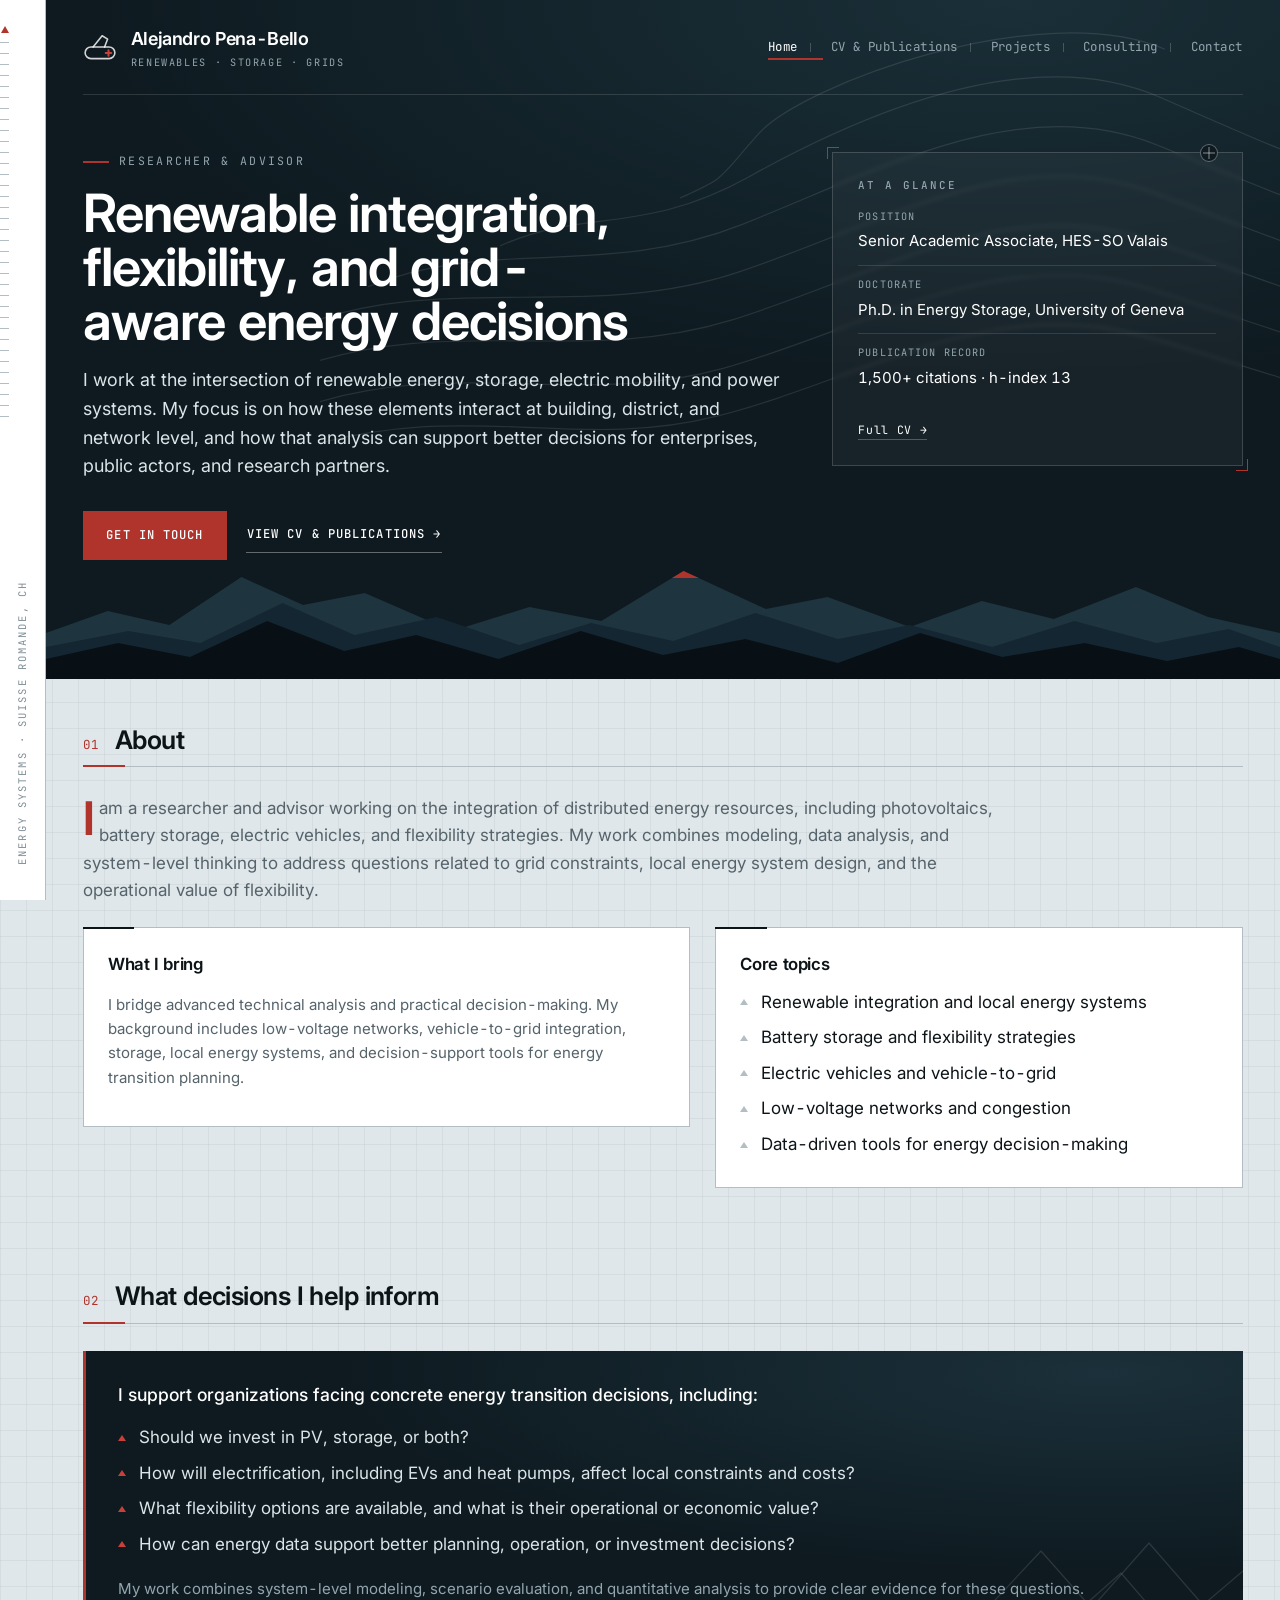
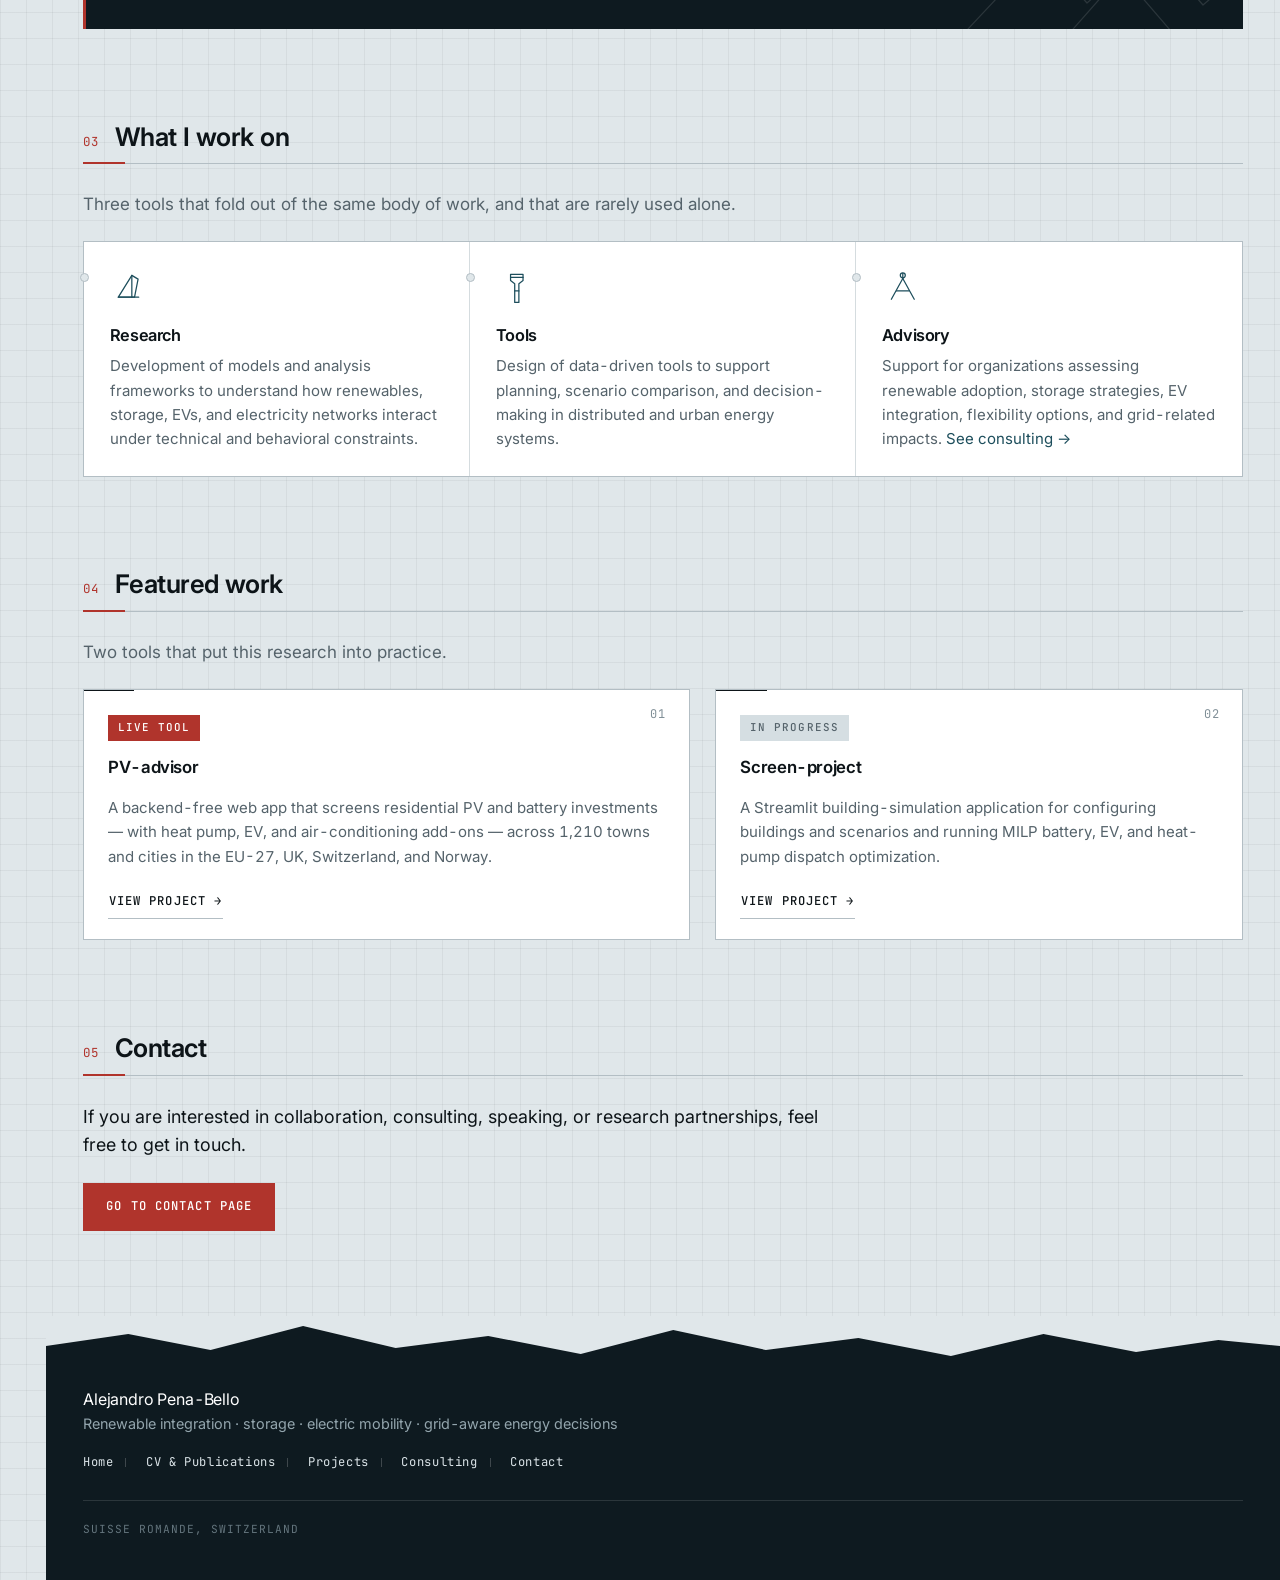
<file: index.html>
<!DOCTYPE html>
<html lang="en">
<head>
  <meta charset="UTF-8" />
  <meta name="viewport" content="width=device-width, initial-scale=1.0" />
  <title>Alejandro Pena-Bello | Renewable Integration, Flexibility, and Grid-Aware Energy Decisions</title>
  <meta
    name="description"
    content="Researcher and advisor working on renewable integration, storage, electric mobility, flexibility, and grid-aware energy decisions."
  />
  <link rel="icon" type="image/svg+xml" href="assets/favicon.svg?v=2" />
  <link rel="apple-touch-icon" href="assets/favicon.svg?v=2" />
  <meta name="theme-color" content="#0e1a20" />
  <link rel="preconnect" href="https://fonts.googleapis.com" />
  <link rel="preconnect" href="https://fonts.gstatic.com" crossorigin />
  <link href="https://fonts.googleapis.com/css2?family=Inter:wght@400;500;600;700&family=JetBrains+Mono:wght@400;500&display=swap" rel="stylesheet" />
  <link rel="stylesheet" href="assets/styles.css?v=3" />
</head>
<body>
  <div class="rail" aria-hidden="true"><span>Energy systems &middot; Suisse romande, CH</span></div>

  <header>
    <div class="wrap">
      <nav>
        <a class="brand" href="index.html">
          <svg class="mark" viewBox="0 0 32 32" aria-hidden="true" focusable="false">
            <rect x="2" y="15" width="28" height="11" rx="5.5" />
            <path d="M9.5 15 18 4.5l5.2 3.1L20.3 15" />
            <path class="mark-cross" d="M24 18.1v5.2M21.4 20.7h5.2" />
          </svg>
          <span class="brand-text">
            <span class="brand-name">Alejandro Pena-Bello</span>
            <span class="brand-tag">Renewables &middot; Storage &middot; Grids</span>
          </span>
        </a>
        <div class="links">
          <a href="index.html" class="active">Home</a>
          <a href="cv.html">CV &amp; Publications</a>
          <a href="projects.html">Projects</a>
          <a href="consulting.html">Consulting</a>
          <a href="contact.html">Contact</a>
        </div>
      </nav>

      <div class="hero">
        <div class="hero-main">
          <p class="eyebrow">Researcher &amp; advisor</p>
          <h1>Renewable integration, flexibility, and grid-aware energy decisions</h1>
          <p class="lede">
            I work at the intersection of renewable energy, storage, electric mobility, and power systems.
            My focus is on how these elements interact at building, district, and network level, and how
            that analysis can support better decisions for enterprises, public actors, and research partners.
          </p>
          <div class="cta">
            <a class="btn primary" href="contact.html">Get in touch</a>
            <a class="btn secondary" href="cv.html">View CV &amp; publications &rarr;</a>
          </div>
        </div>

        <aside class="hero-aside">
          <span class="pin" aria-hidden="true"></span>
          <h2>At a glance</h2>
          <dl>
            <div>
              <dt>Position</dt>
              <dd>Senior Academic Associate, HES-SO Valais</dd>
            </div>
            <div>
              <dt>Doctorate</dt>
              <dd>Ph.D. in Energy Storage, University of Geneva</dd>
            </div>
            <div>
              <dt>Publication record</dt>
              <dd>1,500+ citations &middot; h-index 13 </dd>
            </div>

          </dl>
          <a class="aside-link" href="cv.html">Full CV &rarr;</a>
        </aside>
      </div>
    </div>
  </header>

  <main class="wrap">
    <section id="about">
      <div class="section-head">
        <span class="section-num">01</span>
        <h2>About</h2>
      </div>
      <p class="intro dropcap">
        I am a researcher and advisor working on the integration of distributed energy resources,
        including photovoltaics, battery storage, electric vehicles, and flexibility strategies.
        My work combines modeling, data analysis, and system-level thinking to address questions
        related to grid constraints, local energy system design, and the operational value of flexibility.
      </p>
      <div class="grid grid-2">
        <div class="card">
          <h3>What I bring</h3>
          <p class="small">
            I bridge advanced technical analysis and practical decision-making. My background includes
            low-voltage networks, vehicle-to-grid integration, storage, local energy systems, and
            decision-support tools for energy transition planning.
          </p>
        </div>
        <div class="card">
          <h3>Core topics</h3>
          <ul>
            <li>Renewable integration and local energy systems</li>
            <li>Battery storage and flexibility strategies</li>
            <li>Electric vehicles and vehicle-to-grid</li>
            <li>Low-voltage networks and congestion</li>
            <li>Data-driven tools for energy decision-making</li>
          </ul>
        </div>
      </div>
    </section>

    <section id="decisions">
      <div class="section-head">
        <span class="section-num">02</span>
        <h2>What decisions I help inform</h2>
      </div>
      <div class="highlight-box">
        <p>I support organizations facing concrete energy transition decisions, including:</p>
        <ul>
          <li>Should we invest in PV, storage, or both?</li>
          <li>How will electrification, including EVs and heat pumps, affect local constraints and costs?</li>
          <li>What flexibility options are available, and what is their operational or economic value?</li>
          <li>How can energy data support better planning, operation, or investment decisions?</li>
        </ul>
        <p class="small" style="margin-top: 1.2rem;">
          My work combines system-level modeling, scenario evaluation, and quantitative analysis to
          provide clear evidence for these questions.
        </p>
      </div>
    </section>

    <section id="work">
      <div class="section-head">
        <span class="section-num">03</span>
        <h2>What I work on</h2>
      </div>
      <p class="intro">Three tools that fold out of the same body of work, and that are rarely used alone.</p>
      <div class="toolkit">
        <div class="tool">
          <svg class="tool-icon" viewBox="0 0 40 40" aria-hidden="true" focusable="false">
            <path d="M8 30 21 9l6 3.6-3.4 17.4z" />
            <path d="M8 30h19.6" />
            <path d="M21 9v21" />
          </svg>
          <div>
            <h3>Research</h3>
            <p class="small">
              Development of models and analysis frameworks to understand how renewables, storage,
              EVs, and electricity networks interact under technical and behavioral constraints.
            </p>
          </div>
        </div>
        <div class="tool">
          <svg class="tool-icon" viewBox="0 0 40 40" aria-hidden="true" focusable="false">
            <path d="M14 8h12v6l-4 3v18h-4V17l-4-3z" />
            <path d="M14 11h12" />
            <path d="M18 24h4" />
          </svg>
          <div>
            <h3>Tools</h3>
            <p class="small">
              Design of data-driven tools to support planning, scenario comparison, and decision-making
              in distributed and urban energy systems.
            </p>
          </div>
        </div>
        <div class="tool">
          <svg class="tool-icon" viewBox="0 0 40 40" aria-hidden="true" focusable="false">
            <path d="M20 7v5" />
            <path d="M20 12 9 32" />
            <path d="M20 12l11 20" />
            <path d="M14 24h12" />
            <circle cx="20" cy="9" r="2.4" />
          </svg>
          <div>
            <h3>Advisory</h3>
            <p class="small">
              Support for organizations assessing renewable adoption, storage strategies, EV integration,
              flexibility options, and grid-related impacts.
              <a href="consulting.html">See consulting &rarr;</a>
            </p>
          </div>
        </div>
      </div>
    </section>

    <section id="featured-work" class="featured-work">
      <div class="section-head">
        <span class="section-num">04</span>
        <h2>Featured work</h2>
      </div>
      <p class="intro">Two tools that put this research into practice.</p>
      <div class="grid grid-2">
        <div class="card project-card">
          <span class="badge">Live tool</span>
          <h3>PV-advisor</h3>
          <p class="small">
            A backend-free web app that screens residential PV and battery investments &mdash; with heat
            pump, EV, and air-conditioning add-ons &mdash; across 1,210 towns and cities in the EU-27, UK,
            Switzerland, and Norway.
          </p>
          <div class="cta">
            <a class="btn secondary" href="projects.html">View project &rarr;</a>
          </div>
        </div>
        <div class="card project-card">
          <span class="badge muted">In progress</span>
          <h3>Screen-project</h3>
          <p class="small">
            A Streamlit building-simulation application for configuring buildings and scenarios and
            running MILP battery, EV, and heat-pump dispatch optimization.
          </p>
          <div class="cta">
            <a class="btn secondary" href="projects.html">View project &rarr;</a>
          </div>
        </div>
      </div>
    </section>

    <section id="contact">
      <div class="section-head">
        <span class="section-num">05</span>
        <h2>Contact</h2>
      </div>
      <div class="contact-list">
        <p class="lede">
          If you are interested in collaboration, consulting, speaking, or research partnerships,
          feel free to get in touch.
        </p>
        <div class="cta">
          <a class="btn primary" href="contact.html">Go to contact page</a>
        </div>
      </div>
    </section>
  </main>

  <footer>
    <div class="wrap">
      <div>Alejandro Pena-Bello</div>
      <div>Renewable integration  &middot; storage &middot;  electric mobility &middot; grid-aware energy decisions</div>
      <div class="footer-nav">
        <a href="index.html">Home</a>
        <a href="cv.html">CV &amp; Publications</a>
        <a href="projects.html">Projects</a>
        <a href="consulting.html">Consulting</a>
        <a href="contact.html">Contact</a>
      </div>
      <div class="colophon">Suisse romande, Switzerland</div>
    </div>
  </footer>
</body>
</html>
</file>
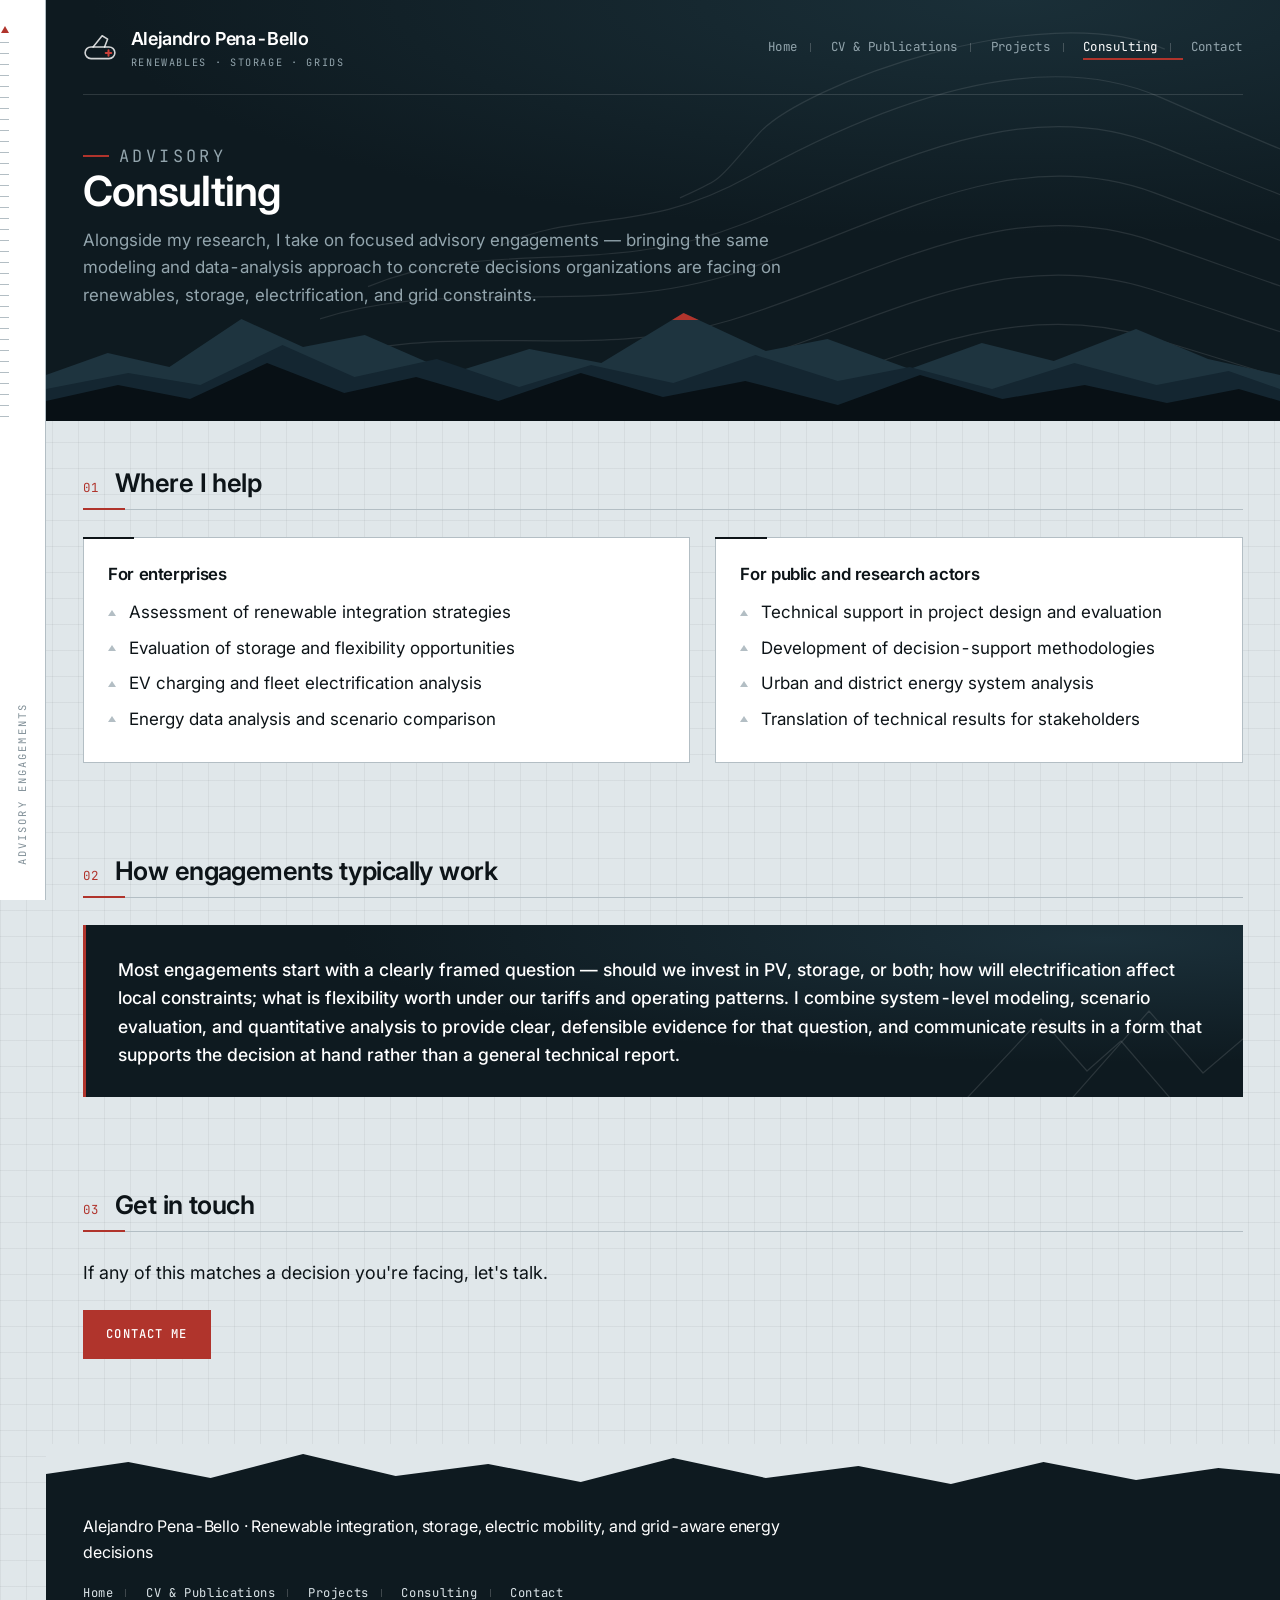
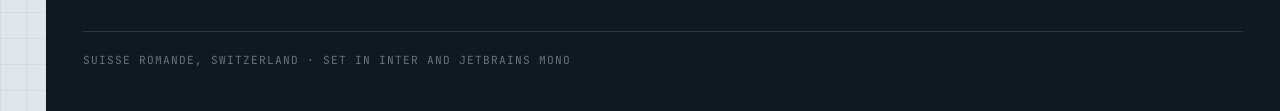
<file: consulting.html>
<!DOCTYPE html>
<html lang="en">
<head>
  <meta charset="UTF-8" />
  <meta name="viewport" content="width=device-width, initial-scale=1.0" />
  <title>Consulting | Alejandro Pena-Bello</title>
  <meta
    name="description"
    content="Advisory support on renewable integration, storage, EV charging, flexibility, and grid-aware energy decisions for enterprises and public actors."
  />
  <link rel="icon" type="image/svg+xml" href="assets/favicon.svg?v=2" />
  <link rel="apple-touch-icon" href="assets/favicon.svg?v=2" />
  <meta name="theme-color" content="#0e1a20" />
  <link rel="preconnect" href="https://fonts.googleapis.com" />
  <link rel="preconnect" href="https://fonts.gstatic.com" crossorigin />
  <link href="https://fonts.googleapis.com/css2?family=Inter:wght@400;500;600;700&family=JetBrains+Mono:wght@400;500&display=swap" rel="stylesheet" />
  <link rel="stylesheet" href="assets/styles.css?v=3" />
</head>
<body>
  <div class="rail" aria-hidden="true"><span>Advisory engagements</span></div>

  <header>
    <div class="wrap">
      <nav>
        <a class="brand" href="index.html">
          <svg class="mark" viewBox="0 0 32 32" aria-hidden="true" focusable="false">
            <rect x="2" y="15" width="28" height="11" rx="5.5" />
            <path d="M9.5 15 18 4.5l5.2 3.1L20.3 15" />
            <path class="mark-cross" d="M24 18.1v5.2M21.4 20.7h5.2" />
          </svg>
          <span class="brand-text">
            <span class="brand-name">Alejandro Pena-Bello</span>
            <span class="brand-tag">Renewables &middot; Storage &middot; Grids</span>
          </span>
        </a>
        <div class="links">
          <a href="index.html">Home</a>
          <a href="cv.html">CV &amp; Publications</a>
          <a href="projects.html">Projects</a>
          <a href="consulting.html" class="active">Consulting</a>
          <a href="contact.html">Contact</a>
        </div>
      </nav>

      <div class="page-header">
        <p class="eyebrow">Advisory</p>
        <h1>Consulting</h1>
        <p>
          Alongside my research, I take on focused advisory engagements &mdash; bringing the same
          modeling and data-analysis approach to concrete decisions organizations are facing on
          renewables, storage, electrification, and grid constraints.
        </p>
      </div>
    </div>
  </header>

  <main class="wrap">
    <section id="services">
      <div class="section-head">
        <span class="section-num">01</span>
        <h2>Where I help</h2>
      </div>
      <div class="grid grid-2">
        <div class="card">
          <h3>For enterprises</h3>
          <ul>
            <li>Assessment of renewable integration strategies</li>
            <li>Evaluation of storage and flexibility opportunities</li>
            <li>EV charging and fleet electrification analysis</li>
            <li>Energy data analysis and scenario comparison</li>
          </ul>
        </div>
        <div class="card">
          <h3>For public and research actors</h3>
          <ul>
            <li>Technical support in project design and evaluation</li>
            <li>Development of decision-support methodologies</li>
            <li>Urban and district energy system analysis</li>
            <li>Translation of technical results for stakeholders</li>
          </ul>
        </div>
      </div>
    </section>

    <section id="approach">
      <div class="section-head">
        <span class="section-num">02</span>
        <h2>How engagements typically work</h2>
      </div>
      <div class="highlight-box">
        <p>
          Most engagements start with a clearly framed question &mdash; should we invest in PV, storage,
          or both; how will electrification affect local constraints; what is flexibility worth under our
          tariffs and operating patterns. I combine system-level modeling, scenario evaluation, and
          quantitative analysis to provide clear, defensible evidence for that question, and communicate
          results in a form that supports the decision at hand rather than a general technical report.
        </p>
      </div>
    </section>

    <section id="cta">
      <div class="section-head">
        <span class="section-num">03</span>
        <h2>Get in touch</h2>
      </div>
      <p class="lede">If any of this matches a decision you're facing, let's talk.</p>
      <div class="cta">
        <a class="btn primary" href="contact.html">Contact me</a>
      </div>
    </section>
  </main>

  <footer>
    <div class="wrap">
      <div>Alejandro Pena-Bello &middot; Renewable integration, storage, electric mobility, and grid-aware energy decisions</div>
      <div class="footer-nav">
        <a href="index.html">Home</a>
        <a href="cv.html">CV &amp; Publications</a>
        <a href="projects.html">Projects</a>
        <a href="consulting.html">Consulting</a>
        <a href="contact.html">Contact</a>
      </div>
      <div class="colophon">Suisse romande, Switzerland &middot; Set in Inter and JetBrains Mono</div>
    </div>
  </footer>
</body>
</html>
</file>
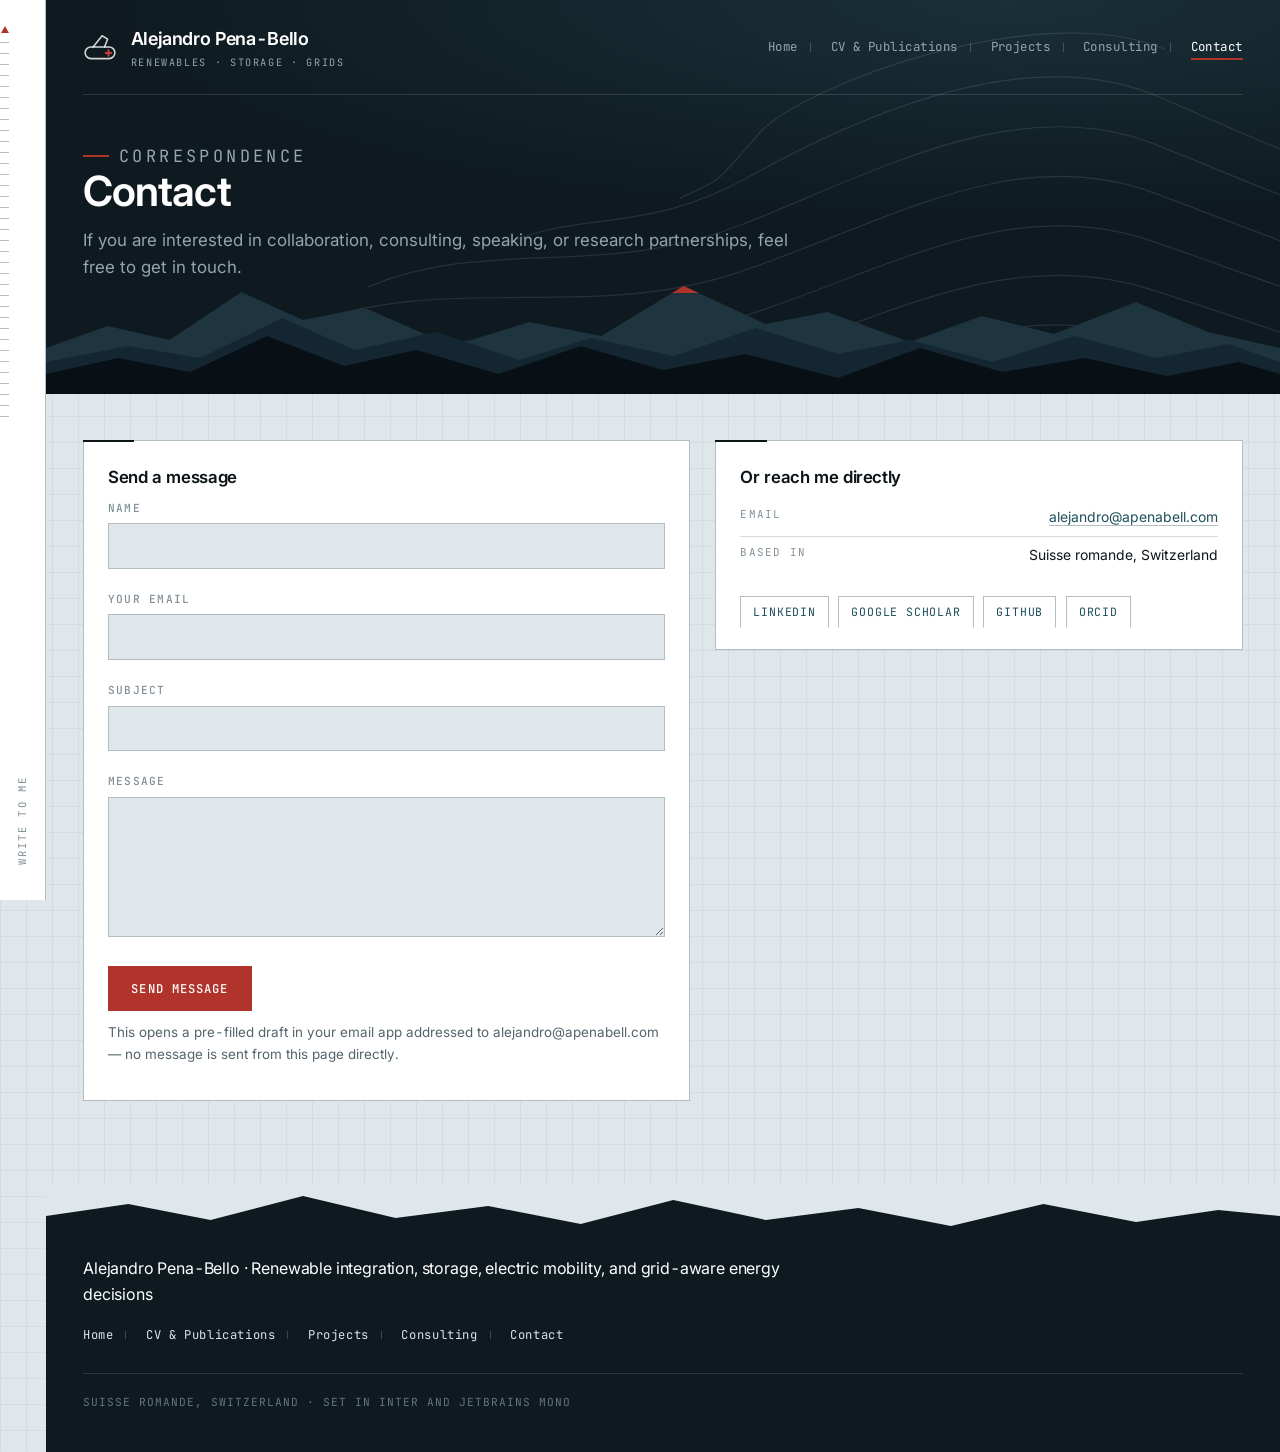
<file: contact.html>
<!DOCTYPE html>
<html lang="en">
<head>
  <meta charset="UTF-8" />
  <meta name="viewport" content="width=device-width, initial-scale=1.0" />
  <title>Contact | Alejandro Pena-Bello</title>
  <meta
    name="description"
    content="Get in touch about collaboration, consulting, speaking, or research partnerships."
  />
  <link rel="icon" type="image/svg+xml" href="assets/favicon.svg?v=2" />
  <link rel="apple-touch-icon" href="assets/favicon.svg?v=2" />
  <meta name="theme-color" content="#0e1a20" />
  <link rel="preconnect" href="https://fonts.googleapis.com" />
  <link rel="preconnect" href="https://fonts.gstatic.com" crossorigin />
  <link href="https://fonts.googleapis.com/css2?family=Inter:wght@400;500;600;700&family=JetBrains+Mono:wght@400;500&display=swap" rel="stylesheet" />
  <link rel="stylesheet" href="assets/styles.css?v=3" />
</head>
<body>
  <div class="rail" aria-hidden="true"><span>Write to me</span></div>

  <header>
    <div class="wrap">
      <nav>
        <a class="brand" href="index.html">
          <svg class="mark" viewBox="0 0 32 32" aria-hidden="true" focusable="false">
            <rect x="2" y="15" width="28" height="11" rx="5.5" />
            <path d="M9.5 15 18 4.5l5.2 3.1L20.3 15" />
            <path class="mark-cross" d="M24 18.1v5.2M21.4 20.7h5.2" />
          </svg>
          <span class="brand-text">
            <span class="brand-name">Alejandro Pena-Bello</span>
            <span class="brand-tag">Renewables &middot; Storage &middot; Grids</span>
          </span>
        </a>
        <div class="links">
          <a href="index.html">Home</a>
          <a href="cv.html">CV &amp; Publications</a>
          <a href="projects.html">Projects</a>
          <a href="consulting.html">Consulting</a>
          <a href="contact.html" class="active">Contact</a>
        </div>
      </nav>

      <div class="page-header">
        <p class="eyebrow">Correspondence</p>
        <h1>Contact</h1>
        <p>If you are interested in collaboration, consulting, speaking, or research partnerships, feel free to get in touch.</p>
      </div>
    </div>
  </header>

  <main class="wrap">
    <section id="contact-form">
      <div class="grid grid-2">
        <div class="card">
          <h3>Send a message</h3>
          <form class="contact-form" id="contactForm">
            <div>
              <label for="name">Name</label>
              <input type="text" id="name" name="name" required />
            </div>
            <div>
              <label for="email">Your email</label>
              <input type="email" id="email" name="email" required />
            </div>
            <div>
              <label for="subject">Subject</label>
              <input type="text" id="subject" name="subject" required />
            </div>
            <div>
              <label for="message">Message</label>
              <textarea id="message" name="message" required></textarea>
            </div>
            <div>
              <button type="submit" class="btn primary">Send message</button>
              <p class="form-note">This opens a pre-filled draft in your email app addressed to alejandro@apenabell.com &mdash; no message is sent from this page directly.</p>
            </div>
          </form>
        </div>

        <div class="card">
          <h3>Or reach me directly</h3>
          <dl class="spec">
            <div><dt>Email</dt><dd><a href="mailto:alejandro@apenabell.com">alejandro@apenabell.com</a></dd></div>
            <div><dt>Based in</dt><dd>Suisse romande, Switzerland</dd></div>
          </dl>
          <div class="links-row">
            <a class="pill" href="https://www.linkedin.com/in/alejandro-pena-bello/" target="_blank" rel="noopener noreferrer">LinkedIn</a>
            <a class="pill" href="https://scholar.google.com/citations?user=14-5Zz8AAAAJ&hl=en&oi=ao" target="_blank" rel="noopener noreferrer">Google Scholar</a>
            <a class="pill" href="https://github.com/alefunxo" target="_blank" rel="noopener noreferrer">GitHub</a>
            <a class="pill" href="https://orcid.org/0000-0001-5518-8467" target="_blank" rel="noopener noreferrer">ORCID</a>
          </div>
        </div>
      </div>
    </section>
  </main>

  <footer>
    <div class="wrap">
      <div>Alejandro Pena-Bello &middot; Renewable integration, storage, electric mobility, and grid-aware energy decisions</div>
      <div class="footer-nav">
        <a href="index.html">Home</a>
        <a href="cv.html">CV &amp; Publications</a>
        <a href="projects.html">Projects</a>
        <a href="consulting.html">Consulting</a>
        <a href="contact.html">Contact</a>
      </div>
      <div class="colophon">Suisse romande, Switzerland &middot; Set in Inter and JetBrains Mono</div>
    </div>
  </footer>

  <script>
    document.getElementById('contactForm').addEventListener('submit', function (e) {
      e.preventDefault();
      var name = document.getElementById('name').value;
      var email = document.getElementById('email').value;
      var subject = document.getElementById('subject').value;
      var message = document.getElementById('message').value;

      var body = 'From: ' + name + ' (' + email + ')\n\n' + message;
      var mailto = 'mailto:alejandro@apenabell.com'
        + '?subject=' + encodeURIComponent(subject)
        + '&body=' + encodeURIComponent(body);

      window.location.href = mailto;
    });
  </script>
</body>
</html>
</file>
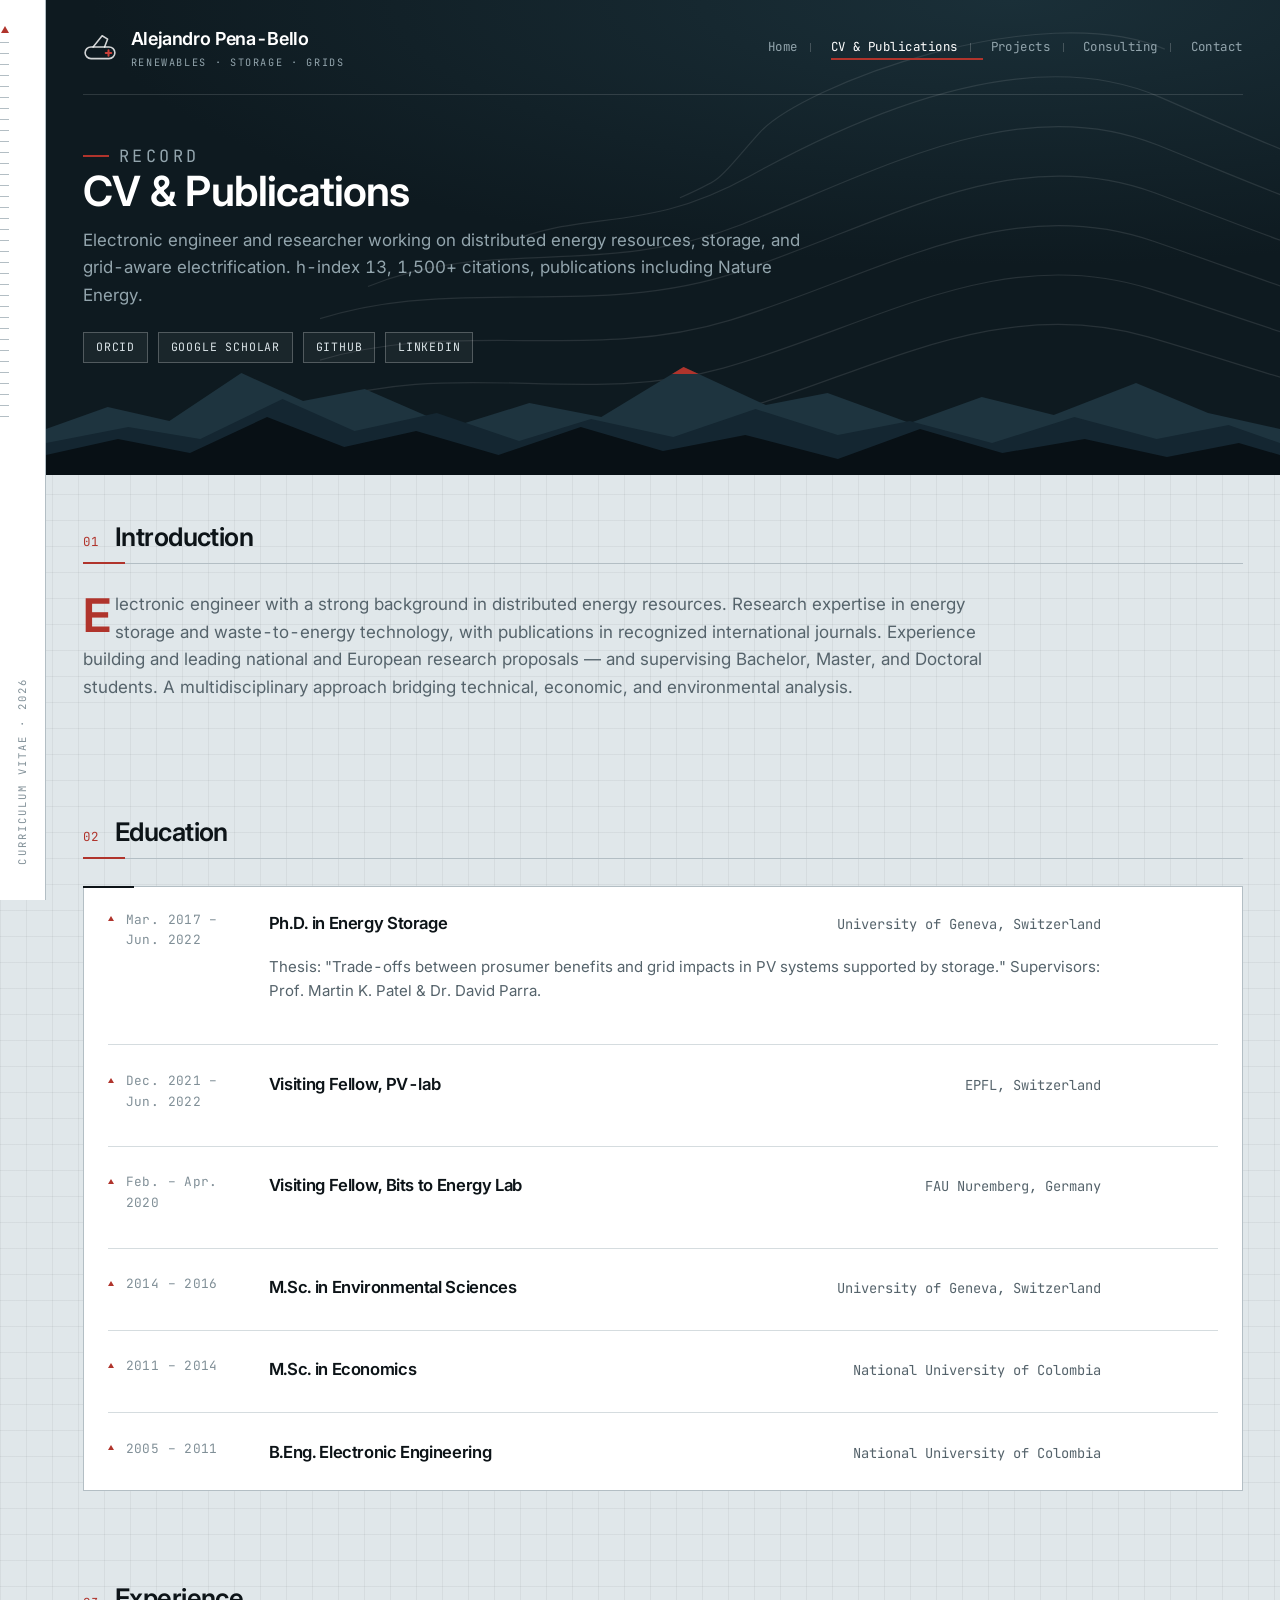
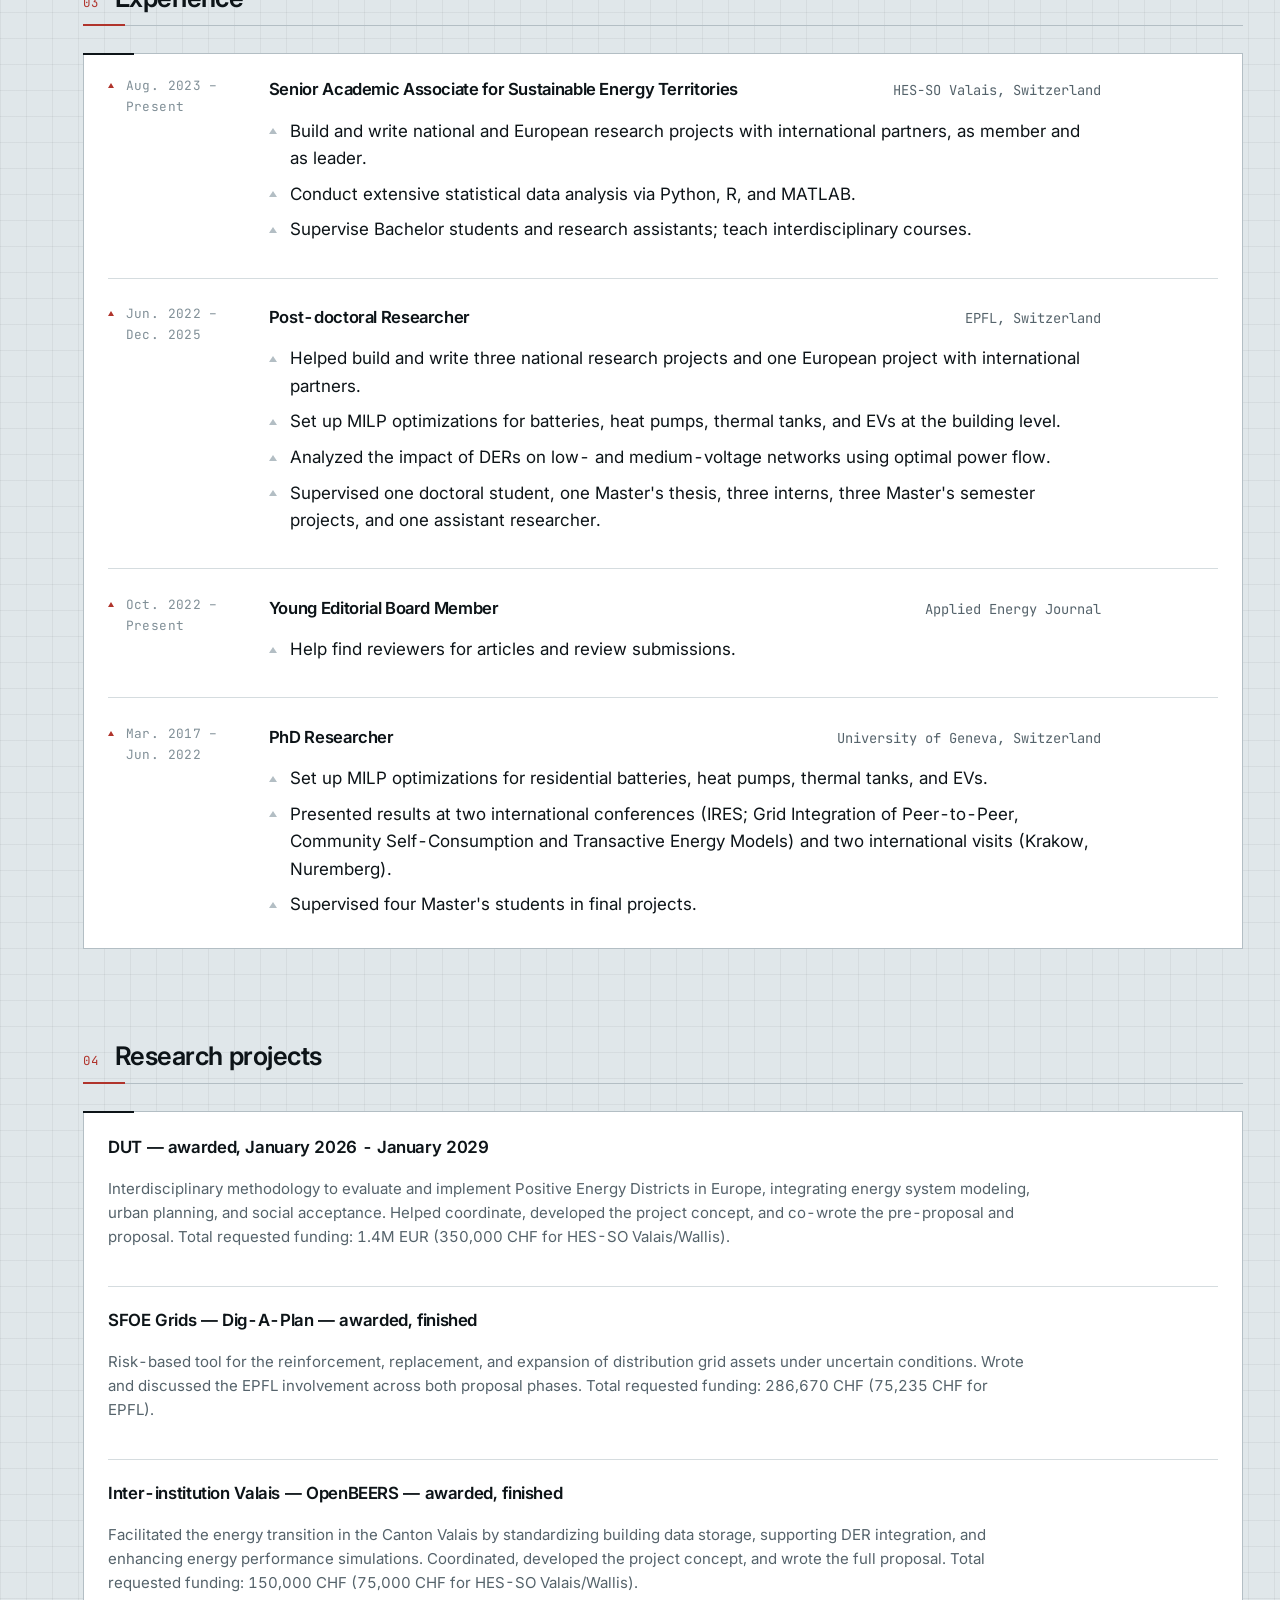
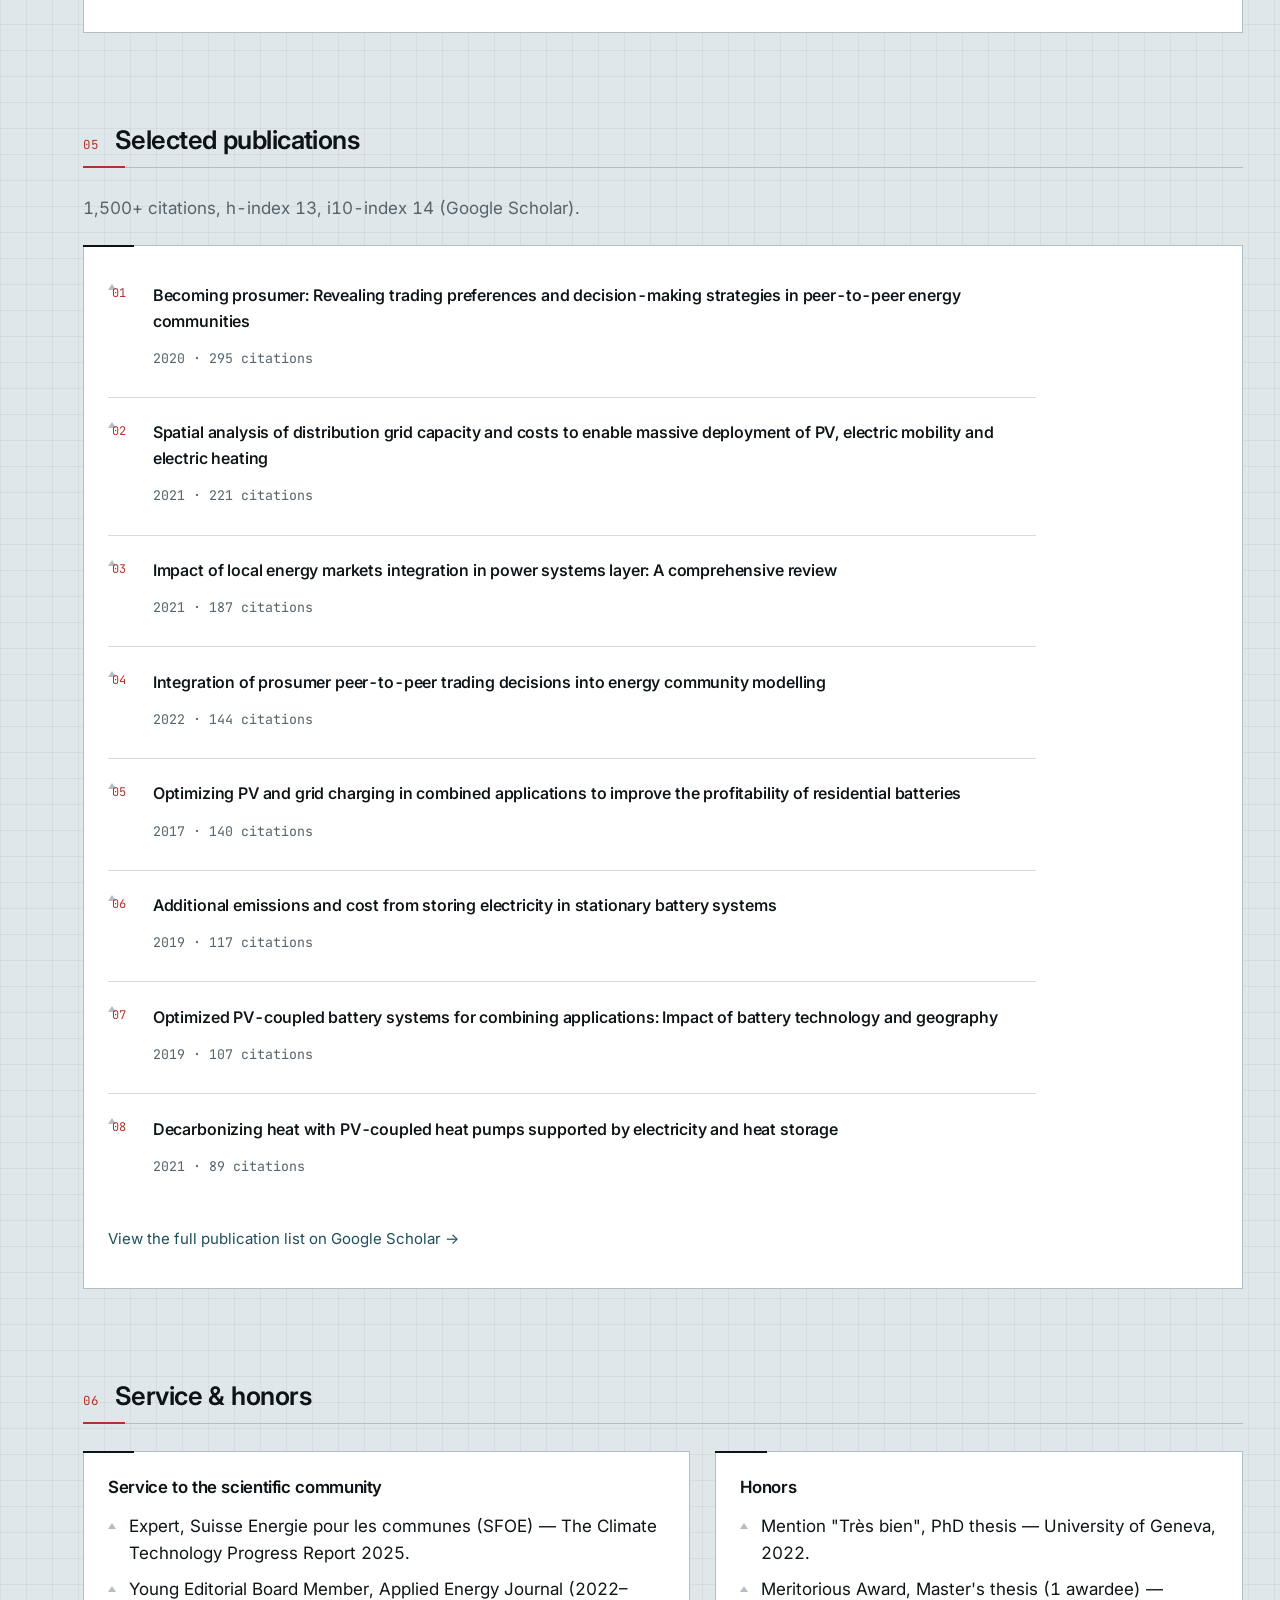
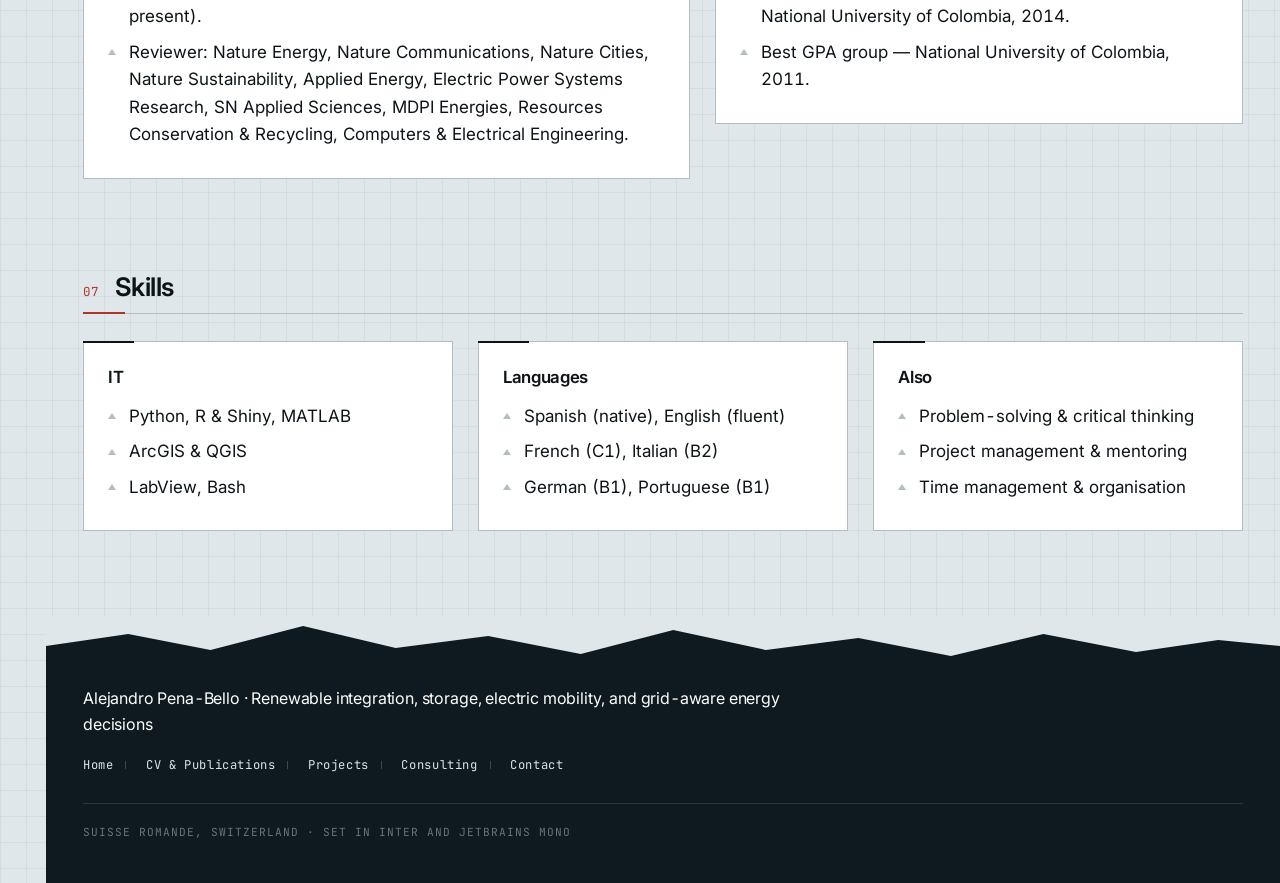
<file: cv.html>
<!DOCTYPE html>
<html lang="en">
<head>
  <meta charset="UTF-8" />
  <meta name="viewport" content="width=device-width, initial-scale=1.0" />
  <title>CV &amp; Publications | Alejandro Pena-Bello</title>
  <meta
    name="description"
    content="CV, research experience, and publications of Alejandro Pena-Bello: renewable integration, energy storage, and grid-aware energy decisions."
  />
  <link rel="icon" type="image/svg+xml" href="assets/favicon.svg?v=2" />
  <link rel="apple-touch-icon" href="assets/favicon.svg?v=2" />
  <meta name="theme-color" content="#0e1a20" />
  <link rel="preconnect" href="https://fonts.googleapis.com" />
  <link rel="preconnect" href="https://fonts.gstatic.com" crossorigin />
  <link href="https://fonts.googleapis.com/css2?family=Inter:wght@400;500;600;700&family=JetBrains+Mono:wght@400;500&display=swap" rel="stylesheet" />
  <link rel="stylesheet" href="assets/styles.css?v=3" />
</head>
<body>
  <div class="rail" aria-hidden="true"><span>Curriculum vitae &middot; 2026</span></div>

  <header>
    <div class="wrap">
      <nav>
        <a class="brand" href="index.html">
          <svg class="mark" viewBox="0 0 32 32" aria-hidden="true" focusable="false">
            <rect x="2" y="15" width="28" height="11" rx="5.5" />
            <path d="M9.5 15 18 4.5l5.2 3.1L20.3 15" />
            <path class="mark-cross" d="M24 18.1v5.2M21.4 20.7h5.2" />
          </svg>
          <span class="brand-text">
            <span class="brand-name">Alejandro Pena-Bello</span>
            <span class="brand-tag">Renewables &middot; Storage &middot; Grids</span>
          </span>
        </a>
        <div class="links">
          <a href="index.html">Home</a>
          <a href="cv.html" class="active">CV &amp; Publications</a>
          <a href="projects.html">Projects</a>
          <a href="consulting.html">Consulting</a>
          <a href="contact.html">Contact</a>
        </div>
      </nav>

      <div class="page-header">
        <p class="eyebrow">Record</p>
        <h1>CV &amp; Publications</h1>
        <p>Electronic engineer and researcher working on distributed energy resources, storage, and grid-aware electrification. h-index 13, 1,500+ citations, publications including Nature Energy.</p>
        <div class="links-row">
          <a class="pill" href="https://orcid.org/0000-0001-5518-8467" target="_blank" rel="noopener noreferrer">ORCID</a>
          <a class="pill" href="https://scholar.google.com/citations?user=14-5Zz8AAAAJ&hl=en&oi=ao" target="_blank" rel="noopener noreferrer">Google Scholar</a>
          <a class="pill" href="https://github.com/alefunxo" target="_blank" rel="noopener noreferrer">GitHub</a>
          <a class="pill" href="https://www.linkedin.com/in/alejandro-pena-bello/" target="_blank" rel="noopener noreferrer">LinkedIn</a>
        </div>
      </div>
    </div>
  </header>

  <main class="wrap">
    <section id="introduction">
      <div class="section-head">
        <span class="section-num">01</span>
        <h2>Introduction</h2>
      </div>
      <p class="intro dropcap">
        Electronic engineer with a strong background in distributed energy resources. Research expertise
        in energy storage and waste-to-energy technology, with publications in recognized international
        journals. Experience building and leading national and European research
        proposals &mdash; and supervising
        Bachelor, Master, and Doctoral students. A multidisciplinary approach bridging technical, economic,
        and environmental analysis.
      </p>
    </section>

    <section id="education">
      <div class="section-head">
        <span class="section-num">02</span>
        <h2>Education</h2>
      </div>
      <div class="card">
        <div class="entry">
          <div class="entry-head">
            <h3>Ph.D. in Energy Storage</h3>
            <span class="entry-org">University of Geneva, Switzerland</span>
          </div>
          <div class="entry-date">Mar. 2017 &ndash; Jun. 2022</div>
          <p class="small">Thesis: "Trade-offs between prosumer benefits and grid impacts in PV systems supported by storage." Supervisors: Prof. Martin K. Patel &amp; Dr. David Parra.</p>
        </div>
        <div class="entry">
          <div class="entry-head">
            <h3>Visiting Fellow, PV-lab</h3>
            <span class="entry-org">EPFL, Switzerland</span>
          </div>
          <div class="entry-date">Dec. 2021 &ndash; Jun. 2022</div>
        </div>
        <div class="entry">
          <div class="entry-head">
            <h3>Visiting Fellow, Bits to Energy Lab</h3>
            <span class="entry-org">FAU Nuremberg, Germany</span>
          </div>
          <div class="entry-date">Feb. &ndash; Apr. 2020</div>
        </div>
        <div class="entry">
          <div class="entry-head">
            <h3>M.Sc. in Environmental Sciences</h3>
            <span class="entry-org">University of Geneva, Switzerland</span>
          </div>
          <div class="entry-date">2014 &ndash; 2016</div>
        </div>
        <div class="entry">
          <div class="entry-head">
            <h3>M.Sc. in Economics</h3>
            <span class="entry-org">National University of Colombia</span>
          </div>
          <div class="entry-date">2011 &ndash; 2014</div>
        </div>
        <div class="entry">
          <div class="entry-head">
            <h3>B.Eng. Electronic Engineering</h3>
            <span class="entry-org">National University of Colombia</span>
          </div>
          <div class="entry-date">2005 &ndash; 2011</div>
        </div>
      </div>
    </section>

    <section id="experience">
      <div class="section-head">
        <span class="section-num">03</span>
        <h2>Experience</h2>
      </div>
      <div class="card">
        <div class="entry">
          <div class="entry-head">
            <h3>Senior Academic Associate for Sustainable Energy Territories</h3>
            <span class="entry-org">HES-SO Valais, Switzerland</span>
          </div>
          <div class="entry-date">Aug. 2023 &ndash; Present</div>
          <ul>
            <li>Build and write national and European research projects with international partners, as member and as leader.</li>
            <li>Conduct extensive statistical data analysis via Python, R, and MATLAB.</li>
            <li>Supervise Bachelor students and research assistants; teach interdisciplinary courses.</li>
          </ul>
        </div>
        <div class="entry">
          <div class="entry-head">
            <h3>Post-doctoral Researcher</h3>
            <span class="entry-org">EPFL, Switzerland</span>
          </div>
          <div class="entry-date">Jun. 2022 &ndash; Dec. 2025</div>
          <ul>
            <li>Helped build and write three national research projects and one European project with international partners.</li>
            <li>Set up MILP optimizations for batteries, heat pumps, thermal tanks, and EVs at the building level.</li>
            <li>Analyzed the impact of DERs on low- and medium-voltage networks using optimal power flow.</li>
            <li>Supervised one doctoral student, one Master's thesis, three interns, three Master's semester projects, and one assistant researcher.</li>
          </ul>
        </div>
        <div class="entry">
          <div class="entry-head">
            <h3>Young Editorial Board Member</h3>
            <span class="entry-org">Applied Energy Journal</span>
          </div>
          <div class="entry-date">Oct. 2022 &ndash; Present</div>
          <ul>
            <li>Help find reviewers for articles and review submissions.</li>
          </ul>
        </div>
        <div class="entry">
          <div class="entry-head">
            <h3>PhD Researcher</h3>
            <span class="entry-org">University of Geneva, Switzerland</span>
          </div>
          <div class="entry-date">Mar. 2017 &ndash; Jun. 2022</div>
          <ul>
            <li>Set up MILP optimizations for residential batteries, heat pumps, thermal tanks, and EVs.</li>
            <li>Presented results at two international conferences (IRES; Grid Integration of Peer-to-Peer, Community Self-Consumption and Transactive Energy Models) and two international visits (Krakow, Nuremberg).</li>
            <li>Supervised four Master's students in final projects.</li>
          </ul>
        </div>
      </div>
    </section>

    <section id="research-projects">
      <div class="section-head">
        <span class="section-num">04</span>
        <h2>Research projects</h2>
      </div>
      <div class="card">
        <div class="project">
          <h3>DUT &mdash; awarded, January 2026 - January 2029</h3>
          <p class="small">
            Interdisciplinary methodology to evaluate and implement Positive Energy Districts in Europe,
            integrating energy system modeling, urban planning, and social acceptance. Helped coordinate,
            developed the project concept, and co-wrote the pre-proposal and proposal.
            Total requested funding: 1.4M EUR (350,000 CHF for HES-SO Valais/Wallis).
          </p>
        </div>
        <div class="project">
          <h3>SFOE Grids &mdash; Dig-A-Plan &mdash; awarded, finished</h3>
          <p class="small">
            Risk-based tool for the reinforcement, replacement, and expansion of distribution grid assets
            under uncertain conditions. Wrote and discussed the EPFL involvement across both proposal phases.
            Total requested funding: 286,670 CHF (75,235 CHF for EPFL).
          </p>
        </div>
        <div class="project">
          <h3>Inter-institution Valais &mdash; OpenBEERS &mdash; awarded, finished</h3>
          <p class="small">
            Facilitated the energy transition in the Canton Valais by standardizing building data storage,
            supporting DER integration, and enhancing energy performance simulations. Coordinated, developed
            the project concept, and wrote the full proposal. Total requested funding: 150,000 CHF (75,000 CHF for HES-SO Valais/Wallis).
          </p>
        </div>
      </div>
    </section>

    <section id="publications">
      <div class="section-head">
        <span class="section-num">05</span>
        <h2>Selected publications</h2>
      </div>
      <p class="intro">1,500+ citations, h-index 13, i10-index 14 (Google Scholar).</p>
      <div class="card">
        <ul class="pub-list">
          <li class="pub-item">
            <p class="pub-title">Becoming prosumer: Revealing trading preferences and decision-making strategies in peer-to-peer energy communities</p>
            <p class="pub-meta">2020 &middot; 295 citations</p>
          </li>
          <li class="pub-item">
            <p class="pub-title">Spatial analysis of distribution grid capacity and costs to enable massive deployment of PV, electric mobility and electric heating</p>
            <p class="pub-meta">2021 &middot; 221 citations</p>
          </li>
          <li class="pub-item">
            <p class="pub-title">Impact of local energy markets integration in power systems layer: A comprehensive review</p>
            <p class="pub-meta">2021 &middot; 187 citations</p>
          </li>
          <li class="pub-item">
            <p class="pub-title">Integration of prosumer peer-to-peer trading decisions into energy community modelling</p>
            <p class="pub-meta">2022 &middot; 144 citations</p>
          </li>
          <li class="pub-item">
            <p class="pub-title">Optimizing PV and grid charging in combined applications to improve the profitability of residential batteries</p>
            <p class="pub-meta">2017 &middot; 140 citations</p>
          </li>
          <li class="pub-item">
            <p class="pub-title">Additional emissions and cost from storing electricity in stationary battery systems</p>
            <p class="pub-meta">2019 &middot; 117 citations</p>
          </li>
          <li class="pub-item">
            <p class="pub-title">Optimized PV-coupled battery systems for combining applications: Impact of battery technology and geography</p>
            <p class="pub-meta">2019 &middot; 107 citations</p>
          </li>
          <li class="pub-item">
            <p class="pub-title">Decarbonizing heat with PV-coupled heat pumps supported by electricity and heat storage</p>
            <p class="pub-meta">2021 &middot; 89 citations</p>
          </li>
        </ul>
        <p class="small" style="margin-top: 1.4rem;">
          <a href="https://scholar.google.com/citations?user=14-5Zz8AAAAJ&hl=en&oi=ao" target="_blank" rel="noopener noreferrer">View the full publication list on Google Scholar &rarr;</a>
        </p>
      </div>
    </section>

    <section id="service">
      <div class="section-head">
        <span class="section-num">06</span>
        <h2>Service &amp; honors</h2>
      </div>
      <div class="grid grid-2">
        <div class="card">
          <h3>Service to the scientific community</h3>
          <ul>
            <li>Expert, Suisse Energie pour les communes (SFOE) &mdash; The Climate Technology Progress Report 2025.</li>
            <li>Young Editorial Board Member, Applied Energy Journal (2022&ndash;present).</li>
            <li>Reviewer: Nature Energy, Nature Communications, Nature Cities, Nature Sustainability, Applied Energy, Electric Power Systems Research, SN Applied Sciences, MDPI Energies, Resources Conservation &amp; Recycling, Computers &amp; Electrical Engineering.</li>
          </ul>
        </div>
        <div class="card">
          <h3>Honors</h3>
          <ul>
            <li>Mention "Tr&egrave;s bien", PhD thesis &mdash; University of Geneva, 2022.</li>
            <li>Meritorious Award, Master's thesis (1 awardee) &mdash; National University of Colombia, 2014.</li>
            <li>Best GPA group &mdash; National University of Colombia, 2011.</li>
          </ul>
        </div>
      </div>
    </section>

    <section id="skills">
      <div class="section-head">
        <span class="section-num">07</span>
        <h2>Skills</h2>
      </div>
      <div class="grid grid-3">
        <div class="card">
          <h3>IT</h3>
          <ul>
            <li>Python, R &amp; Shiny, MATLAB</li>
            <li>ArcGIS &amp; QGIS</li>
            <li>LabView, Bash</li>
          </ul>
        </div>
        <div class="card">
          <h3>Languages</h3>
          <ul>
            <li>Spanish (native), English (fluent)</li>
            <li>French (C1), Italian (B2)</li>
            <li>German (B1), Portuguese (B1)</li>
          </ul>
        </div>
        <div class="card">
          <h3>Also</h3>
          <ul>
            <li>Problem-solving &amp; critical thinking</li>
            <li>Project management &amp; mentoring</li>
            <li>Time management &amp; organisation</li>
          </ul>
        </div>
      </div>
    </section>
  </main>

  <footer>
    <div class="wrap">
      <div>Alejandro Pena-Bello &middot; Renewable integration, storage, electric mobility, and grid-aware energy decisions</div>
      <div class="footer-nav">
        <a href="index.html">Home</a>
        <a href="cv.html">CV &amp; Publications</a>
        <a href="projects.html">Projects</a>
        <a href="consulting.html">Consulting</a>
        <a href="contact.html">Contact</a>
      </div>
      <div class="colophon">Suisse romande, Switzerland &middot; Set in Inter and JetBrains Mono</div>
    </div>
  </footer>
</body>
</html>
</file>
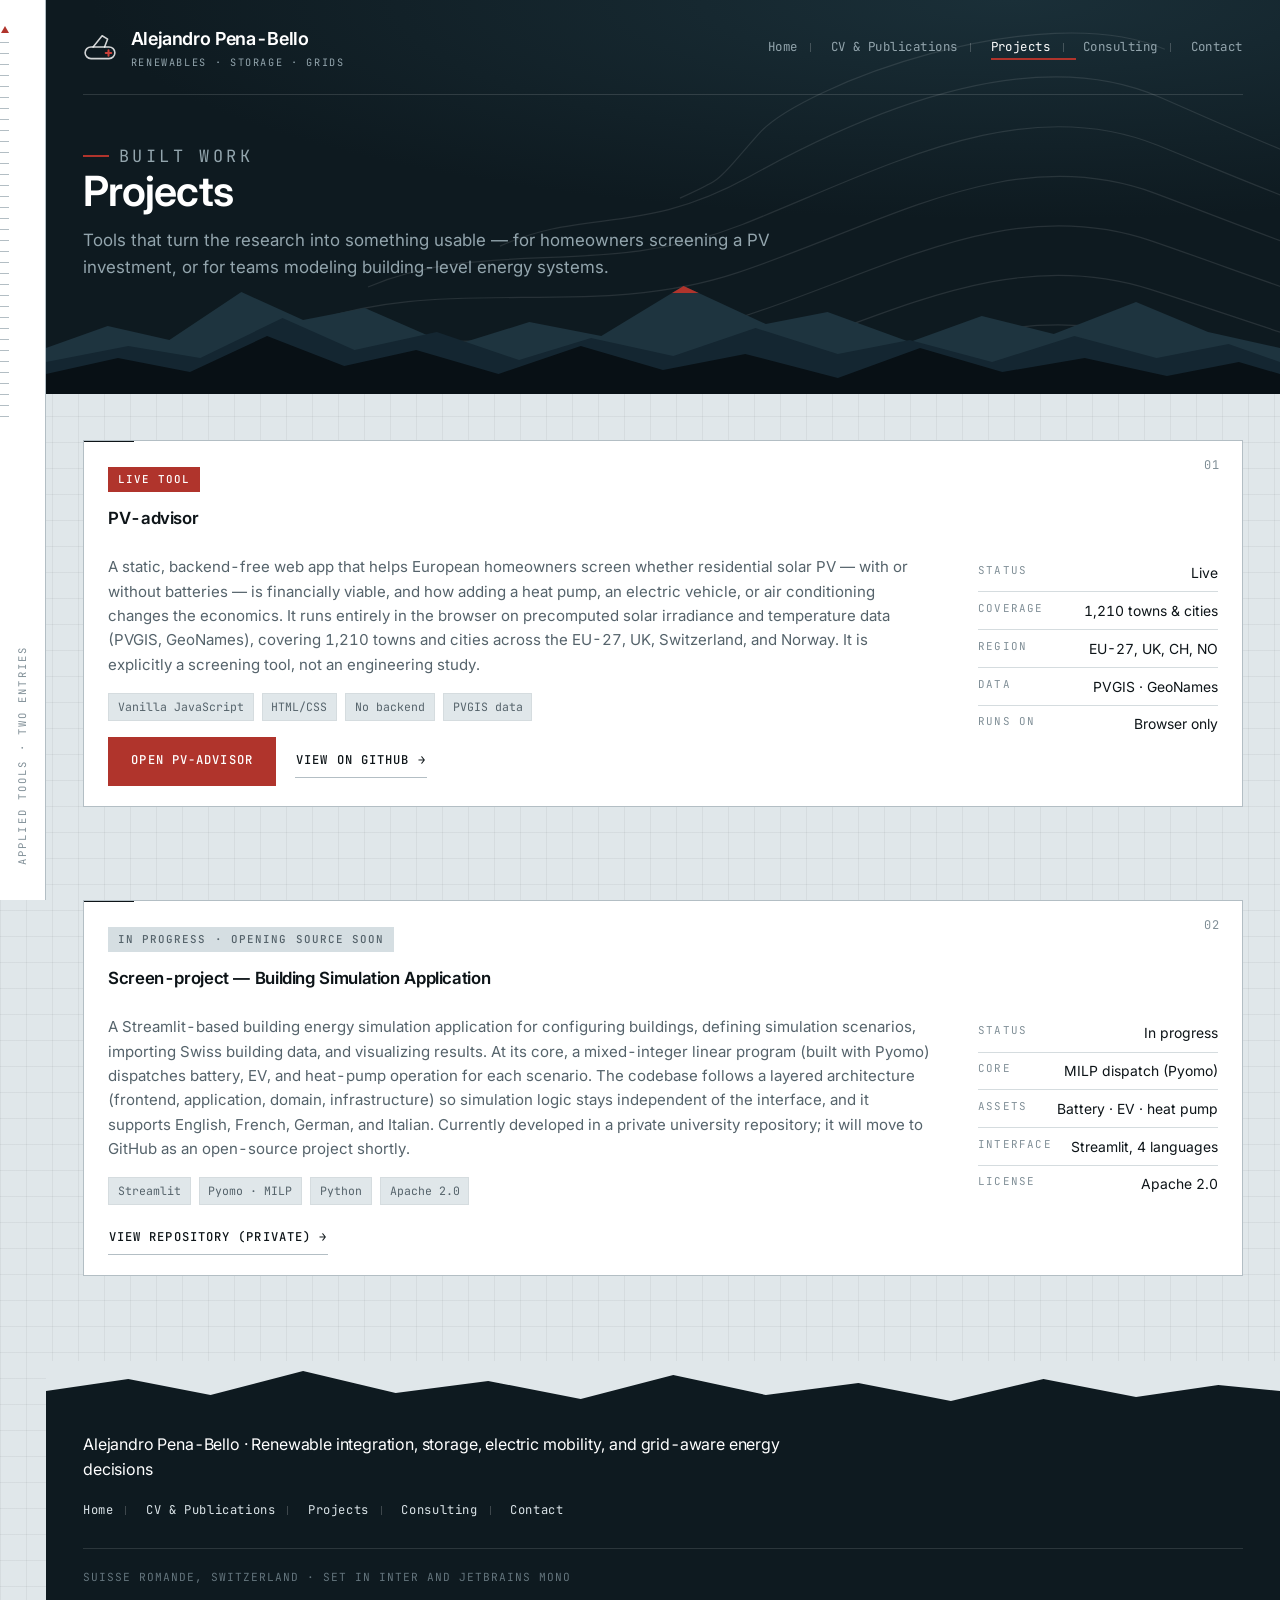
<file: projects.html>
<!DOCTYPE html>
<html lang="en">
<head>
  <meta charset="UTF-8" />
  <meta name="viewport" content="width=device-width, initial-scale=1.0" />
  <title>Projects | Alejandro Pena-Bello</title>
  <meta
    name="description"
    content="Applied tools from Alejandro Pena-Bello's research: PV-advisor, a residential PV and battery screening tool, and the building simulation project."
  />
  <link rel="icon" type="image/svg+xml" href="assets/favicon.svg?v=2" />
  <link rel="apple-touch-icon" href="assets/favicon.svg?v=2" />
  <meta name="theme-color" content="#0e1a20" />
  <link rel="preconnect" href="https://fonts.googleapis.com" />
  <link rel="preconnect" href="https://fonts.gstatic.com" crossorigin />
  <link href="https://fonts.googleapis.com/css2?family=Inter:wght@400;500;600;700&family=JetBrains+Mono:wght@400;500&display=swap" rel="stylesheet" />
  <link rel="stylesheet" href="assets/styles.css?v=3" />
</head>
<body>
  <div class="rail" aria-hidden="true"><span>Applied tools &middot; Two entries</span></div>

  <header>
    <div class="wrap">
      <nav>
        <a class="brand" href="index.html">
          <svg class="mark" viewBox="0 0 32 32" aria-hidden="true" focusable="false">
            <rect x="2" y="15" width="28" height="11" rx="5.5" />
            <path d="M9.5 15 18 4.5l5.2 3.1L20.3 15" />
            <path class="mark-cross" d="M24 18.1v5.2M21.4 20.7h5.2" />
          </svg>
          <span class="brand-text">
            <span class="brand-name">Alejandro Pena-Bello</span>
            <span class="brand-tag">Renewables &middot; Storage &middot; Grids</span>
          </span>
        </a>
        <div class="links">
          <a href="index.html">Home</a>
          <a href="cv.html">CV &amp; Publications</a>
          <a href="projects.html" class="active">Projects</a>
          <a href="consulting.html">Consulting</a>
          <a href="contact.html">Contact</a>
        </div>
      </nav>

      <div class="page-header">
        <p class="eyebrow">Built work</p>
        <h1>Projects</h1>
        <p>Tools that turn the research into something usable &mdash; for homeowners screening a PV investment, or for teams modeling building-level energy systems.</p>
      </div>
    </div>
  </header>

  <main class="wrap">
    <section id="pv-advisor">
      <div class="card project-card">
        <span class="badge">Live tool</span>
        <h3>PV-advisor</h3>
        <div class="case">
          <div class="case-body">
            <p class="small">
              A static, backend-free web app that helps European homeowners screen whether residential solar
              PV &mdash; with or without batteries &mdash; is financially viable, and how adding a heat pump,
              an electric vehicle, or air conditioning changes the economics. It runs entirely in the browser
              on precomputed solar irradiance and temperature data (PVGIS, GeoNames), covering 1,210 towns and
              cities across the EU-27, UK, Switzerland, and Norway. It is explicitly a screening tool, not an
              engineering study.
            </p>
            <div class="tech-tags">
              <span>Vanilla JavaScript</span>
              <span>HTML/CSS</span>
              <span>No backend</span>
              <span>PVGIS data</span>
            </div>
            <div class="cta">
              <a class="btn primary" href="https://apenabell.com/PV-advisor/" target="_blank" rel="noopener noreferrer">Open PV-advisor</a>
              <a class="btn secondary" href="https://github.com/alefunxo/PV-advisor" target="_blank" rel="noopener noreferrer">View on GitHub &rarr;</a>
            </div>
          </div>
          <dl class="spec">
            <div><dt>Status</dt><dd>Live</dd></div>
            <div><dt>Coverage</dt><dd>1,210 towns &amp; cities</dd></div>
            <div><dt>Region</dt><dd>EU-27, UK, CH, NO</dd></div>
            <div><dt>Data</dt><dd>PVGIS &middot; GeoNames</dd></div>
            <div><dt>Runs on</dt><dd>Browser only</dd></div>
          </dl>
        </div>
      </div>
    </section>

    <section id="screen-project">
      <div class="card project-card">
        <span class="badge muted">In progress &middot; opening source soon</span>
        <h3>Screen-project &mdash; Building Simulation Application</h3>
        <div class="case">
          <div class="case-body">
            <p class="small">
              A Streamlit-based building energy simulation application for configuring buildings, defining
              simulation scenarios, importing Swiss building data, and visualizing results. At its core, a
              mixed-integer linear program (built with Pyomo) dispatches battery, EV, and heat-pump operation
              for each scenario. The codebase follows a layered architecture (frontend, application, domain,
              infrastructure) so simulation logic stays independent of the interface, and it supports English,
              French, German, and Italian. Currently developed in a private university repository; it will move
              to GitHub as an open-source project shortly.
            </p>
            <div class="tech-tags">
              <span>Streamlit</span>
              <span>Pyomo &middot; MILP</span>
              <span>Python</span>
              <span>Apache 2.0</span>
            </div>
            <div class="cta">
              <a class="btn secondary" href="https://gitlab.hevs.ch/ted/screen_project" target="_blank" rel="noopener noreferrer">View repository (private) &rarr;</a>
            </div>
          </div>
          <dl class="spec">
            <div><dt>Status</dt><dd>In progress</dd></div>
            <div><dt>Core</dt><dd>MILP dispatch (Pyomo)</dd></div>
            <div><dt>Assets</dt><dd>Battery &middot; EV &middot; heat pump</dd></div>
            <div><dt>Interface</dt><dd>Streamlit, 4 languages</dd></div>
            <div><dt>License</dt><dd>Apache 2.0</dd></div>
          </dl>
        </div>
      </div>
    </section>
  </main>

  <footer>
    <div class="wrap">
      <div>Alejandro Pena-Bello &middot; Renewable integration, storage, electric mobility, and grid-aware energy decisions</div>
      <div class="footer-nav">
        <a href="index.html">Home</a>
        <a href="cv.html">CV &amp; Publications</a>
        <a href="projects.html">Projects</a>
        <a href="consulting.html">Consulting</a>
        <a href="contact.html">Contact</a>
      </div>
      <div class="colophon">Suisse romande, Switzerland &middot; Set in Inter and JetBrains Mono</div>
    </div>
  </footer>
</body>
</html>
</file>
<file: assets/styles.css>
/* ---------------------------------------------------------------
   Alejandro Pena-Bello — Swiss-engineering identity
   Alpine night masthead with a ridgeline, graph-paper ground,
   document sheets, and a single red signal used sparingly.
----------------------------------------------------------------- */

:root {
  --night: #0e1a20;
  --night-2: #16262e;
  --night-3: #091116;
  --ground: #e0e7ea;
  --panel: #ffffff;
  --panel-alt: #d5dee2;
  --ink: #0d1418;
  --ink-soft: #55636b;
  --ink-faint: #808f97;
  --line: #d5dcdf;
  --line-strong: #b3bec4;
  --slate: #1d4e5c;
  --slate-deep: #123844;
  --slate-tint: #e0ebee;
  --red: #b0342c;
  --red-deep: #8c2620;
  --red-bright: #c9403a;
  --on-night: #dbe4e8;
  --on-night-soft: #93a5ad;
  --max: 1160px;
  --measure: 68ch;
  --sans: "Inter", "Helvetica Neue", "Segoe UI", Arial, sans-serif;
  --mono: "JetBrains Mono", "IBM Plex Mono", Consolas, monospace;
  --rail-w: 46px;
  --grid: 26px;
}

* { box-sizing: border-box; }
html { scroll-behavior: smooth; }

body {
  margin: 0;
  font-family: var(--sans);
  background-color: var(--ground);
  /* graph paper: engineering drawing ground */
  background-image:
    linear-gradient(to right, rgba(13, 20, 24, 0.05) 1px, transparent 1px),
    linear-gradient(to bottom, rgba(13, 20, 24, 0.05) 1px, transparent 1px);
  background-size: var(--grid) var(--grid);
  color: var(--ink);
  line-height: 1.62;
  font-size: 17px;
  -webkit-font-smoothing: antialiased;
  font-feature-settings: "tnum" 1;
}

::selection { background: var(--red); color: #fff; }

a { color: var(--slate); }

.wrap {
  width: min(var(--max), calc(100% - 2.5rem));
  margin: 0 auto;
}

/* ---------- decorative fixed rail ---------- */
.rail { display: none; }
@media (min-width: 980px) {
  .rail {
    display: flex;
    align-items: flex-end;
    justify-content: center;
    position: fixed;
    top: 0;
    left: 0;
    width: var(--rail-w);
    height: 100vh;
    border-right: 1px solid var(--line-strong);
    background: var(--panel);
    z-index: 40;
    padding-bottom: 2.2rem;
  }
  .rail span {
    writing-mode: vertical-rl;
    transform: rotate(180deg);
    font-family: var(--mono);
    font-size: 0.66rem;
    letter-spacing: 0.2em;
    text-transform: uppercase;
    color: var(--ink-faint);
    white-space: nowrap;
  }
  /* altitude ticks: a survey staff running up the rail */
  .rail::before {
    content: "";
    position: absolute;
    top: 2.6rem;
    left: 0;
    width: 9px;
    height: 42vh;
    background-image: linear-gradient(to bottom, var(--line-strong) 1px, transparent 1px);
    background-size: 100% 11px;
  }
  /* the summit mark at the top of the scale */
  .rail::after {
    content: "";
    position: absolute;
    top: 1.6rem;
    left: 1px;
    width: 0;
    height: 0;
    border-left: 4px solid transparent;
    border-right: 4px solid transparent;
    border-bottom: 7px solid var(--red);
  }
  body { margin-left: var(--rail-w); }
}

/* ---------- headings & type primitives ---------- */
h1, h2, h3 {
  font-family: var(--sans);
  font-weight: 620;
  color: var(--ink);
  letter-spacing: -0.022em;
}
h1 { line-height: 1.02; }
h2 { line-height: 1.14; }

.eyebrow {
  font-family: var(--mono);
  font-size: 0.72rem;
  letter-spacing: 0.2em;
  text-transform: uppercase;
  color: var(--ink-faint);
  margin: 0 0 1rem;
  display: flex;
  align-items: center;
  gap: 0.65rem;
}
.eyebrow::before {
  content: "";
  display: inline-block;
  width: 1.6rem;
  height: 2px;
  background: var(--red);
}

.section-head {
  display: flex;
  align-items: baseline;
  gap: 1rem;
  border-bottom: 1px solid var(--line-strong);
  padding-bottom: 0.7rem;
  margin-bottom: 1.7rem;
  position: relative;
}
/* red tick riding the section rule */
.section-head::after {
  content: "";
  position: absolute;
  left: 0;
  bottom: -1px;
  width: 2.6rem;
  height: 2px;
  background: var(--red);
}
.section-head h2 { margin: 0; font-size: 1.6rem; }
.section-num {
  font-family: var(--mono);
  font-size: 0.78rem;
  color: var(--red);
  letter-spacing: 0.08em;
}

.intro, .lede {
  color: var(--ink-soft);
  margin-bottom: 1.4rem;
}
.intro {
  max-width: 58rem;
}
.lede {
  max-width: var(--measure);
  font-size: 1.12rem;
  line-height: 1.6;
  color: var(--ink);
  font-weight: 400;
}

.dropcap::first-letter {
  font-size: 2.9rem;
  font-weight: 640;
  float: left;
  line-height: 0.82;
  margin: 0.1em 0.12em 0 0;
  color: var(--red);
  letter-spacing: -0.03em;
}

/* =================================================================
   MASTHEAD — alpine night, contours, ridgeline
   ================================================================= */
header {
  position: relative;
  isolation: isolate;
  background: var(--night);
  background-image: radial-gradient(120% 90% at 78% 0%, #1a2f38 0%, var(--night) 62%);
  color: var(--on-night);
  overflow: hidden;
  padding-bottom: 5rem;
}
/* survey contours drifting through the sky */
header::before {
  content: "";
  position: absolute;
  inset: 0;
  z-index: 0;
  pointer-events: none;
  background-image: url("data:image/svg+xml,%3Csvg xmlns='http://www.w3.org/2000/svg' width='900' height='440' viewBox='0 0 900 440'%3E%3Cg fill='none' stroke='%23ffffff' stroke-width='1' stroke-opacity='0.10'%3E%3Cpath d='M-20 400C120 356 210 402 330 372S560 268 690 306 880 372 920 350'/%3E%3Cpath d='M-20 366C110 320 214 366 336 332S566 226 692 266 882 336 920 314'/%3E%3Cpath d='M-20 332C104 286 218 330 342 292S572 184 694 226 884 300 920 278'/%3E%3Cpath d='M-20 298C100 250 222 294 348 252S578 142 696 186 886 264 920 242'/%3E%3Cpath d='M40 264C140 222 236 258 352 212S584 100 698 146 888 228 920 206'/%3E%3Cpath d='M150 230C220 198 268 222 358 172S590 58 700 106 890 192 920 170'/%3E%3Cpath d='M300 190C340 172 330 176 366 136S600 22 704 66'/%3E%3C/g%3E%3C/svg%3E");
  background-position: right -120px top -30px;
  background-repeat: no-repeat;
  background-size: 1080px auto;
}
/* the ridgeline: two ranges, near one darker, one red summit beacon */
header::after {
  content: "";
  position: absolute;
  left: 0;
  right: 0;
  bottom: 0;
  height: 132px;
  z-index: 1;
  pointer-events: none;
  background-image: url("data:image/svg+xml,%3Csvg xmlns='http://www.w3.org/2000/svg' width='1200' height='132' viewBox='0 0 1200 132' preserveAspectRatio='none'%3E%3Cpath fill='%231e343f' d='M0 86 60 64 120 78 190 30 250 58 310 46 395 84 470 60 540 74 620 24 700 62 760 50 840 80 910 54 980 72 1060 40 1130 70 1200 86V132H0Z'/%3E%3Cpath fill='%23b0342c' d='M620 24 634.7 31H608.8Z'/%3E%3Cpath fill='%23142631' d='M0 100 80 84 150 96 230 56 300 88 380 70 460 98 530 76 610 94 690 66 770 92 840 78 920 100 1000 74 1080 96 1150 82 1200 100V132H0Z'/%3E%3Cpath fill='%23081015' d='M0 112 70 96 140 110 215 74 290 104 360 88 440 112 520 84 600 108 680 92 770 116 850 86 930 110 1010 96 1090 114 1160 100 1200 112V132H0Z'/%3E%3C/svg%3E");
  background-repeat: no-repeat;
  background-position: left bottom;
  background-size: 100% 132px;
}
header > .wrap { position: relative; z-index: 2; }

header h1, header h2, header h3 { color: #fff; }
header .eyebrow { color: var(--on-night-soft); }
header .lede { color: var(--on-night); }
header .page-header p { color: var(--on-night-soft); }

nav {
  display: flex;
  justify-content: space-between;
  align-items: center;
  flex-wrap: wrap;
  gap: 1rem;
  padding: 1.5rem 0 1.4rem;
  border-bottom: 1px solid rgba(255, 255, 255, 0.13);
}
.brand {
  text-decoration: none;
  color: #fff;
  display: flex;
  align-items: center;
  gap: 0.85rem;
}
.brand-text { display: flex; flex-direction: column; gap: 0.1rem; }
.brand-name {
  font-size: 1.12rem;
  font-weight: 620;
  letter-spacing: -0.02em;
}
.brand-tag {
  font-family: var(--mono);
  font-size: 0.64rem;
  letter-spacing: 0.16em;
  text-transform: uppercase;
  color: var(--on-night-soft);
}

/* the folded-tool mark */
.mark {
  width: 34px;
  height: 34px;
  flex: none;
  fill: none;
  stroke: rgba(255, 255, 255, 0.82);
  stroke-width: 1.5;
  stroke-linecap: round;
  stroke-linejoin: round;
  transition: transform 0.3s cubic-bezier(0.2, 0.8, 0.3, 1), stroke 0.2s ease;
}
.mark .mark-cross { stroke: var(--red-bright); stroke-width: 1.9; }
.brand:hover .mark { stroke: #fff; transform: rotate(-8deg) scale(1.04); }

nav .links {
  font-family: var(--mono);
  font-size: 0.78rem;
  letter-spacing: 0.04em;
}
nav .links a {
  color: var(--on-night-soft);
  text-decoration: none;
  padding: 0.15rem 0;
  border-bottom: 2px solid transparent;
  transition: color 0.15s ease, border-color 0.15s ease;
}
nav .links a:not(:last-child)::after {
  content: "";
  display: inline-block;
  width: 1px;
  height: 0.7em;
  background: rgba(255, 255, 255, 0.2);
  margin: 0 0.75rem -0.05em;
}
nav .links a:hover { color: #fff; }
nav .links a.active {
  color: #fff;
  border-bottom-color: var(--red);
}

/* ---------- home hero ---------- */
.hero {
  padding: 3.6rem 0 2.4rem;
  display: grid;
  grid-template-columns: 1fr;
  gap: 2.5rem;
  align-items: start;
}
@media (min-width: 860px) {
  .hero { grid-template-columns: 1.55fr 0.9fr; }
}
.hero h1 {
  font-size: clamp(2.15rem, 4.8vw, 3.3rem);
  margin: 0 0 1.1rem;
  max-width: 17ch;
}
.hero-main .lede { margin-bottom: 1.9rem; }

/* instrument panel on the night ground */
.hero-aside {
  position: relative;
  background: rgba(255, 255, 255, 0.045);
  border: 1px solid rgba(255, 255, 255, 0.16);
  padding: 1.6rem 1.6rem 1.4rem;
  backdrop-filter: blur(2px);
}
.hero-aside::before,
.hero-aside::after {
  content: "";
  position: absolute;
  width: 11px;
  height: 11px;
  border: 1px solid var(--red);
}
.hero-aside::before { top: -6px; left: -6px; border-right: none; border-bottom: none; }
.hero-aside::after { bottom: -6px; right: -6px; border-left: none; border-top: none; }

/* the pin is a survey crosshair */
.pin {
  position: absolute;
  top: -9px;
  right: 1.5rem;
  width: 18px;
  height: 18px;
  border: 1px solid rgba(255, 255, 255, 0.35);
  border-radius: 50%;
  background: var(--night);
}
.pin::before,
.pin::after {
  content: "";
  position: absolute;
  background: rgba(255, 255, 255, 0.5);
}
.pin::before { left: 50%; top: 2px; bottom: 2px; width: 1px; transform: translateX(-50%); }
.pin::after { top: 50%; left: 2px; right: 2px; height: 1px; transform: translateY(-50%); }

.hero-aside h2 {
  font-family: var(--mono);
  font-size: 0.68rem;
  letter-spacing: 0.18em;
  text-transform: uppercase;
  color: var(--on-night-soft) !important;
  margin: 0 0 1.1rem;
  font-weight: 500;
}
.hero-aside dl { margin: 0; }
.hero-aside dl > div {
  border-top: 1px solid rgba(255, 255, 255, 0.12);
  padding: 0.7rem 0;
}
.hero-aside dl > div:first-of-type { border-top: none; padding-top: 0; }
.hero-aside dt {
  font-family: var(--mono);
  font-size: 0.64rem;
  letter-spacing: 0.11em;
  text-transform: uppercase;
  color: var(--on-night-soft);
  margin: 0 0 0.25rem;
}
.hero-aside dd {
  margin: 0;
  font-size: 0.94rem;
  color: #fff;
}
.aside-link {
  display: inline-block;
  margin-top: 1.2rem;
  font-family: var(--mono);
  font-size: 0.72rem;
  letter-spacing: 0.06em;
  color: #fff;
  text-decoration: none;
  border-bottom: 1px solid var(--red);
  transition: color 0.15s ease;
}
.aside-link:hover { color: var(--red-bright); }

/* ---------- subpage headers ---------- */
.page-header { padding: 3rem 0 2rem; max-width: 46rem; }
.page-header h1 {
  font-size: clamp(1.95rem, 4.2vw, 2.6rem);
  margin: 0 0 0.9rem;
}
.page-header p {
  font-size: 1.06rem;
  max-width: var(--measure);
  margin: 0;
}

/* links row / tag pills */
.links-row {
  display: flex;
  flex-wrap: wrap;
  gap: 0.6rem;
  margin: 1.4rem 0 0;
}
.pill {
  display: inline-block;
  padding: 0.35rem 0.75rem;
  border: 1px solid var(--line-strong);
  background: var(--panel);
  color: var(--ink-soft);
  text-decoration: none;
  font-family: var(--mono);
  font-size: 0.72rem;
  letter-spacing: 0.07em;
  text-transform: uppercase;
  transition: border-color 0.15s ease, color 0.15s ease, transform 0.15s ease;
}
.pill:hover {
  border-color: var(--red);
  color: var(--red);
  transform: translateY(-1px);
}
header .pill {
  background: rgba(255, 255, 255, 0.05);
  border-color: rgba(255, 255, 255, 0.24);
  color: var(--on-night);
}
header .pill:hover { border-color: var(--red-bright); color: #fff; }

/* ---------- buttons ---------- */
.cta { display: flex; gap: 1.2rem; flex-wrap: wrap; align-items: center; }
.btn {
  display: inline-block;
  text-decoration: none;
  font-family: var(--mono);
  font-size: 0.76rem;
  letter-spacing: 0.09em;
  text-transform: uppercase;
  cursor: pointer;
  font-weight: 500;
  transition: background-color 0.18s ease, color 0.18s ease, border-color 0.18s ease, transform 0.18s ease;
  border-radius: 0;
}
.btn.primary {
  background: var(--red);
  color: #fff;
  border: 1px solid var(--red);
  padding: 0.85rem 1.4rem;
}
.btn.primary:hover {
  background: var(--red-deep);
  border-color: var(--red-deep);
  transform: translateY(-2px);
}
.btn.secondary {
  background: transparent;
  color: var(--ink);
  border: none;
  border-bottom: 1px solid var(--line-strong);
  padding: 0.4rem 0.05rem;
}
.btn.secondary:hover {
  color: var(--red);
  border-color: var(--red);
  transform: translateX(3px);
}
header .btn.secondary {
  color: #fff;
  border-bottom-color: rgba(255, 255, 255, 0.35);
}
header .btn.secondary:hover { color: #fff; border-bottom-color: var(--red-bright); }

/* ---------- sections & layout ---------- */
section { padding: 2.9rem 0; }
main { padding-bottom: 1.4rem; }

.grid { display: grid; gap: 1.6rem; align-items: start; }
.grid-2 { grid-template-columns: 1fr; }
.grid-3 { grid-template-columns: 1fr; }
@media (min-width: 700px) {
  .grid-2 { grid-template-columns: 1.15fr 1fr; }
  .grid-3 { grid-template-columns: repeat(3, 1fr); }
}

/* cards are document sheets on the graph-paper ground */
.card {
  position: relative;
  background: var(--panel);
  border: 1px solid var(--line-strong);
  border-radius: 0;
  padding: 1.4rem 1.5rem 1.3rem;
  transition: transform 0.2s ease, box-shadow 0.2s ease, border-color 0.2s ease;
}
.card::before {
  content: "";
  position: absolute;
  top: -1px;
  left: -1px;
  width: 3.2rem;
  height: 2px;
  background: var(--ink);
  transition: background-color 0.2s ease, width 0.25s ease;
}
.card:hover {
  transform: translateY(-2px);
  box-shadow: 0 6px 18px rgba(13, 20, 24, 0.08);
  border-color: var(--line-strong);
}
.card:hover::before { background: var(--red); width: 5.4rem; }
.card h3 { margin: 0 0 0.5rem; font-size: 1.05rem; }
.small { color: var(--ink-soft); font-size: 0.94rem; }

/* peak markers instead of bullets */
ul {
  list-style: none;
  padding-left: 0;
  margin: 0.7rem 0 0;
}
ul li {
  position: relative;
  padding-left: 1.3rem;
  margin-bottom: 0.5rem;
}
ul li::before {
  content: "";
  position: absolute;
  left: 0;
  top: 0.62em;
  width: 0;
  height: 0;
  border-left: 4px solid transparent;
  border-right: 4px solid transparent;
  border-bottom: 6px solid var(--line-strong);
}

.project {
  padding-bottom: 1.3rem;
  border-bottom: 1px solid var(--line);
  margin-bottom: 1.3rem;
}
.project:last-child { border-bottom: none; margin-bottom: 0; padding-bottom: 0; }
.project h3 { font-size: 1.05rem; margin-bottom: 0.4rem; }
.project p { max-width: 58rem; }

/* ---------- the toolkit: tools hinged off one pivot ---------- */
.toolkit {
  position: relative;
  display: grid;
  gap: 0;
  background: var(--panel);
  border: 1px solid var(--line-strong);
  margin-top: 0.4rem;
}
.tool {
  display: grid;
  grid-template-columns: 2.6rem 1fr;
  gap: 0 1.1rem;
  align-items: start;
  padding: 1.3rem 1.5rem;
  border-bottom: 1px solid var(--line);
  position: relative;
  transition: background-color 0.2s ease;
}
.tool:last-child { border-bottom: none; }
.tool:hover { background: #fbfcfc; }
/* the pivot rivet each tool folds around */
.tool::before {
  content: "";
  position: absolute;
  left: -4px;
  top: 1.9rem;
  width: 7px;
  height: 7px;
  border: 1px solid var(--line-strong);
  border-radius: 50%;
  background: var(--ground);
  transition: border-color 0.2s ease, background-color 0.2s ease;
}
.tool:hover::before { border-color: var(--red); background: var(--red); }
.tool-icon {
  width: 2.6rem;
  height: 2.6rem;
  fill: none;
  stroke: var(--slate);
  stroke-width: 1.2;
  stroke-linecap: round;
  stroke-linejoin: round;
  transition: stroke 0.2s ease, transform 0.25s cubic-bezier(0.2, 0.8, 0.3, 1);
}
.tool:hover .tool-icon { stroke: var(--red); transform: translateY(-2px); }
.tool h3 { margin: 0 0 0.35rem; font-size: 1.02rem; }
.tool p { margin: 0; }
@media (min-width: 700px) {
  .toolkit { grid-template-columns: repeat(3, 1fr); }
  .tool {
    grid-template-columns: 1fr;
    border-bottom: none;
    border-right: 1px solid var(--line);
    padding: 1.5rem 1.6rem 1.5rem;
  }
  .tool:last-child { border-right: none; }
  .tool-icon { margin-bottom: 0.9rem; }
}

/* ---------- the dark slab: a break in the page ---------- */
.highlight-box {
  position: relative;
  overflow: hidden;
  background: var(--night);
  background-image: radial-gradient(110% 120% at 88% 8%, #1b303a 0%, var(--night) 60%);
  border: none;
  border-left: 3px solid var(--red);
  border-radius: 0;
  padding: 1.9rem 2rem 1.7rem;
  color: var(--on-night);
}
.highlight-box::after {
  content: "";
  position: absolute;
  right: -40px;
  bottom: -18px;
  width: 320px;
  height: 130px;
  pointer-events: none;
  opacity: 0.55;
  background-image: url("data:image/svg+xml,%3Csvg xmlns='http://www.w3.org/2000/svg' width='320' height='130' viewBox='0 0 320 130'%3E%3Cg fill='none' stroke='%23ffffff' stroke-opacity='0.22' stroke-width='1.2' stroke-linejoin='round'%3E%3Cpath d='M-10 128 78 34l46 52 34-30 62 72'/%3E%3Cpath d='M96 128 186 26l54 62 40-34 50 74'/%3E%3C/g%3E%3C/svg%3E");
  background-repeat: no-repeat;
}
.highlight-box > * { position: relative; z-index: 1; }
.highlight-box p:first-child {
  font-size: 1.1rem;
  color: #fff;
  font-weight: 500;
}
.highlight-box p { margin-top: 0; margin-bottom: 0.9rem; }
.highlight-box p:last-child { margin-bottom: 0; }
.highlight-box .small { color: var(--on-night-soft); }
.highlight-box ul li::before { border-bottom-color: var(--red-bright); }

.contact-list a,
.project a,
.card a,
.tool a,
footer a {
  color: var(--slate);
  text-decoration: none;
  border-bottom: 1px solid transparent;
  transition: color 0.15s ease;
}
.contact-list a:hover,
.project a:hover,
.card a:hover,
.tool a:hover { color: var(--red); border-bottom-color: currentColor; }
footer a:hover { border-bottom-color: currentColor; }

/* ---------- CV timeline entries ---------- */
.entry {
  padding-bottom: 1.6rem;
  margin-bottom: 1.6rem;
  border-bottom: 1px solid var(--line);
}
.entry:last-child { border-bottom: none; margin-bottom: 0; padding-bottom: 0; }
@media (min-width: 700px) {
  .entry {
    display: grid;
    grid-template-columns: 132px minmax(0, 52rem);
    column-gap: 1.8rem;
  }
  .entry-head { grid-column: 2; grid-row: 1; margin-bottom: 0.15rem; }
  .entry-date {
    grid-column: 1;
    grid-row: 1 / span 2;
    position: relative;
    padding-left: 1.1rem;
  }
  .entry-date::before {
    content: "";
    position: absolute;
    left: 0;
    top: 0.42rem;
    width: 0;
    height: 0;
    border-left: 3.5px solid transparent;
    border-right: 3.5px solid transparent;
    border-bottom: 5.5px solid var(--red);
  }
  .entry > ul, .entry > p.small { grid-column: 2; grid-row: 2; }
}
.entry-head {
  display: flex;
  justify-content: space-between;
  gap: 1rem;
  flex-wrap: wrap;
  align-items: baseline;
  margin-bottom: 0.2rem;
}
.entry-head h3 { margin: 0; font-size: 1.04rem; }
.entry-org { color: var(--ink-soft); font-size: 0.86rem; font-family: var(--mono); white-space: nowrap; }
.entry-date { color: var(--ink-faint); font-size: 0.8rem; font-family: var(--mono); margin: 0 0 0.5rem; letter-spacing: 0.03em; }

/* ---------- publications ---------- */
.pub-list { list-style: none; padding: 0; margin: 0; counter-reset: pub; max-width: 58rem; }
.pub-item {
  counter-increment: pub;
  position: relative;
  padding: 0.9rem 0 0.9rem 2.8rem;
  border-bottom: 1px solid var(--line);
}
.pub-item::before {
  content: counter(pub, decimal-leading-zero);
  position: absolute;
  left: 0;
  top: 1rem;
  font-family: var(--mono);
  font-size: 0.75rem;
  color: var(--red);
}
.pub-item::marker { content: none; }
.pub-item:last-child { border-bottom: none; }
.pub-title { font-weight: 560; margin: 0 0 0.25rem; font-size: 1rem; letter-spacing: -0.01em; }
.pub-meta { color: var(--ink-soft); font-size: 0.83rem; font-family: var(--mono); }

/* ---------- project case-study sheets ---------- */
.project-card {
  overflow: hidden;
  counter-increment: proj;
}
main { counter-reset: proj; }
.project-card::after {
  content: counter(proj, decimal-leading-zero);
  position: absolute;
  top: 1.1rem;
  right: 1.4rem;
  font-family: var(--mono);
  font-size: 0.75rem;
  color: var(--ink-faint);
  line-height: 1;
  letter-spacing: 0.08em;
}

/* case study: prose + spec column */
.case {
  display: grid;
  grid-template-columns: 1fr;
  gap: 1.6rem 3rem;
  margin-top: 0.4rem;
}
@media (min-width: 820px) {
  .case { grid-template-columns: 1fr 15rem; }
  .case .spec { padding-top: 0.9rem; }
}
.spec { margin: 0; }
.spec > div {
  display: flex;
  justify-content: space-between;
  gap: 1rem;
  border-bottom: 1px solid var(--line);
  padding: 0.45rem 0;
}
.spec > div:last-child { border-bottom: none; }
.spec dt {
  font-family: var(--mono);
  font-size: 0.68rem;
  letter-spacing: 0.11em;
  text-transform: uppercase;
  color: var(--ink-faint);
  white-space: nowrap;
}
.spec dd {
  margin: 0;
  font-size: 0.87rem;
  text-align: right;
  color: var(--ink);
}
.spec dd a { color: var(--slate); text-decoration: none; border-bottom: 1px solid var(--line-strong); }
.spec dd a:hover { color: var(--red); border-bottom-color: var(--red); }

.badge {
  display: inline-block;
  padding: 0.25rem 0.6rem;
  border-radius: 0;
  background: var(--red);
  border: none;
  color: #fff;
  font-family: var(--mono);
  font-size: 0.68rem;
  letter-spacing: 0.1em;
  text-transform: uppercase;
  font-weight: 500;
  margin-bottom: 0.8rem;
}
.badge.muted { background: var(--panel-alt); color: var(--ink-soft); }
.tech-tags {
  display: flex;
  flex-wrap: wrap;
  gap: 0.5rem;
  margin: 1rem 0;
}
.tech-tags span {
  background: var(--ground);
  border: 1px solid var(--line);
  border-radius: 0;
  padding: 0.22rem 0.55rem;
  font-family: var(--mono);
  font-size: 0.72rem;
  color: var(--ink-soft);
}
.project-card .cta { margin-top: 1rem; }

/* ---------- contact form ---------- */
form.contact-form {
  display: grid;
  gap: 1.3rem;
  max-width: 560px;
}
form.contact-form label {
  display: block;
  font-family: var(--mono);
  font-weight: 500;
  font-size: 0.7rem;
  letter-spacing: 0.11em;
  text-transform: uppercase;
  color: var(--ink-faint);
  margin-bottom: 0.4rem;
}
form.contact-form input,
form.contact-form textarea {
  width: 100%;
  padding: 0.6rem 0.7rem;
  border: 1px solid var(--line-strong);
  border-radius: 0;
  font: inherit;
  font-size: 0.95rem;
  color: var(--ink);
  background: var(--ground);
  transition: border-color 0.15s ease, background-color 0.15s ease;
}
form.contact-form input:focus,
form.contact-form textarea:focus {
  outline: none;
  background: var(--panel);
  border-color: var(--red);
  box-shadow: inset 0 0 0 1px var(--red);
}
form.contact-form textarea { resize: vertical; min-height: 140px; }
.form-note { color: var(--ink-soft); font-size: 0.84rem; margin-top: 0.7rem; }

:focus-visible {
  outline: 2px solid var(--red);
  outline-offset: 3px;
}

/* ---------- footer: the range closes the page ---------- */
footer {
  position: relative;
  background: var(--night);
  color: var(--on-night-soft);
  padding: 4.4rem 0 2.6rem;
  font-size: 0.9rem;
  margin-top: 1rem;
  overflow: hidden;
}
/* inverted ridge along the top edge */
footer::before {
  content: "";
  position: absolute;
  left: 0;
  right: 0;
  top: 0;
  height: 54px;
  background-image: url("data:image/svg+xml,%3Csvg xmlns='http://www.w3.org/2000/svg' width='1200' height='54' viewBox='0 0 1200 54' preserveAspectRatio='none'%3E%3Cpath fill='%23e0e7ea' d='M0 0H1200V30L1140 24 1060 36 970 18 880 40 790 22 700 34 610 14 520 38 430 20 340 32 250 10 160 34 80 18 0 30Z'/%3E%3C/svg%3E");
  background-repeat: no-repeat;
  background-position: left top;
  background-size: 100% 54px;
}
footer .wrap { position: relative; z-index: 1; }
footer .wrap > div:first-child {
  color: #fff;
  font-size: 1rem;
  letter-spacing: -0.01em;
  max-width: 46rem;
}
footer a { color: var(--on-night); }
footer .footer-nav {
  margin-top: 1.1rem;
  font-family: var(--mono);
  font-size: 0.76rem;
  letter-spacing: 0.05em;
}
footer .footer-nav a { border-bottom: none; }
footer .footer-nav a:hover { color: #fff; }
footer .footer-nav a:not(:last-child)::after {
  content: "";
  display: inline-block;
  width: 1px;
  height: 0.7em;
  background: rgba(255, 255, 255, 0.2);
  margin: 0 0.75rem -0.05em;
}
footer .colophon {
  margin-top: 1.7rem;
  padding-top: 1.2rem;
  border-top: 1px solid rgba(255, 255, 255, 0.12);
  font-family: var(--mono);
  font-size: 0.7rem;
  letter-spacing: 0.09em;
  text-transform: uppercase;
  color: #64757d;
}

@media (max-width: 640px) {
  nav { flex-direction: column; align-items: flex-start; gap: 0.9rem; }
  nav .links { line-height: 2; }
  .entry-head { flex-direction: column; gap: 0.15rem; }
  .entry-org { white-space: normal; }
  section { padding: 2.2rem 0; }
  header::after { height: 92px; background-size: 900px 92px; }
  .highlight-box { padding: 1.5rem 1.3rem; }
  .highlight-box::after { display: none; }
}

@media (prefers-reduced-motion: reduce) {
  html { scroll-behavior: auto; }
  * { transition: none !important; }
}

/* ---------- print: the CV should come out as a clean document ---------- */
@media print {
  :root { --ground: #fff; --panel: #fff; }
  body {
    background: #fff;
    margin-left: 0;
    font-size: 10.5pt;
    line-height: 1.45;
  }
  header {
    background: none !important;
    color: #000;
    padding-bottom: 0;
    border-bottom: 1px solid #000;
  }
  header::before, header::after, footer::before { display: none; }
  header h1, header h2, header h3, header .lede, header .page-header p, .brand { color: #000 !important; }
  .mark { stroke: #000; }
  .mark .mark-cross { stroke: #000; }
  .rail, nav .links, .cta, .links-row, footer .footer-nav, .colophon { display: none; }
  .card { border: none; padding: 0; box-shadow: none; }
  .card::before { display: none; }
  .highlight-box { background: none !important; color: #000; border-left: 2px solid #000; padding-left: 1rem; }
  .highlight-box p:first-child, .highlight-box .small { color: #000; }
  .toolkit, .tool { border: none; }
  section { padding: 0.9rem 0; break-inside: avoid; }
  .entry, .pub-item, .project { break-inside: avoid; }
  footer { background: none; color: #000; padding-top: 1.2rem; border-top: 1px solid #999; }
  footer .wrap > div:first-child { color: #000; }
  a { color: #000; }
}
</file>
